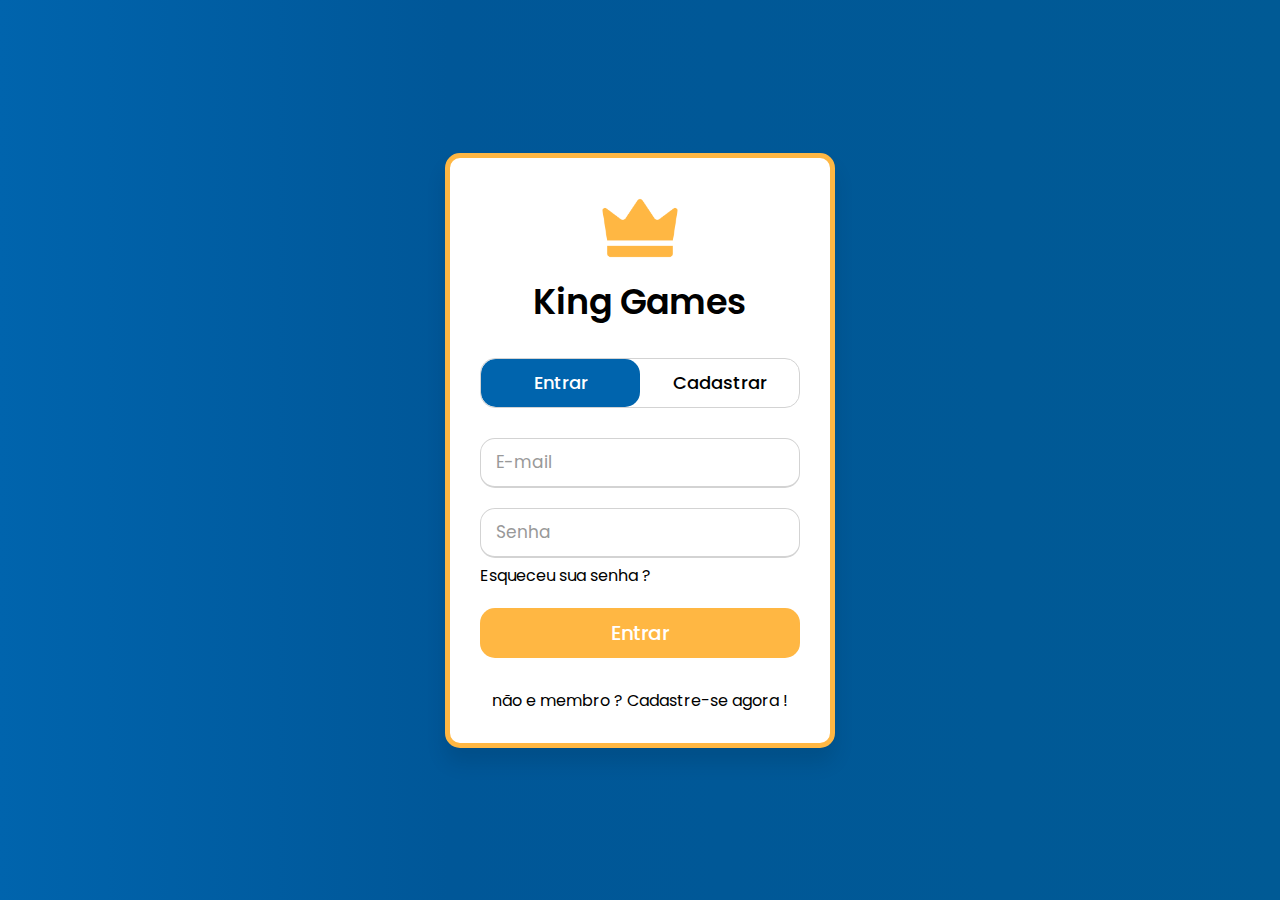
<file: index.html>
<!DOCTYPE html>
<html lang="pt-BR">
<head>
    <meta charset="UTF-8">
    <meta http-equiv="X-UA-Compatible" content="IE=edge">
    <meta name="viewport" content="width=device-width, initial-scale=1.0">
    <link rel="stylesheet" href="/css/login.css">
    <link rel="shortcut icon" href="/img/crown.png" type="image/x-icon">
    <title>King Games Login</title>
</head>
<body>

    <div class="wrapper">
        <img src="/img/crown.png" alt="">
        <div class="title-text">
          <div class="title login">King Games</div>
          <div class="title signup">King Games</div>
        </div>
        <div class="form-container">
          <div class="slide-controls">
            <input type="radio" name="slide" id="login" checked>
            <input type="radio" name="slide" id="signup">
            <label for="login" class="slide login">Entrar</label>
            <label for="signup" class="slide signup">Cadastrar</label>
            <div class="slider-tab"></div>
          </div>
          <div class="form-inner">
            <form action="/pages/home.html" class="login">
              <div class="field">
                <input type="text" placeholder="E-mail" required>
              </div>
              <div class="field">
                <input type="password" placeholder="Senha" required>
              </div>
              <div class="pass-link"><a href="#">Esqueceu sua senha ?</a></div>
              <div class="field btn">
                <div class="btn-layer"></div>
                <a href="/pages/home.html"><input id="btn-entrar" type="submit" value="Entrar"></a>
              </div>
              <div class="signup-link">não e membro ? <a href="">Cadastre-se agora !</a></div>
            </form>
            <form action="#" class="signup">
              <div class="field">
                <input type="text" placeholder="E-mail" required>
              </div>
              <div class="field">
                <input type="password" placeholder="Senha" required>
              </div>
              <div class="field">
                <input type="password" placeholder="Confirme a Senha" required>
              </div>
              <div class="field btn">
                <div class="btn-layer"></div>
                <input id="btn-cadastrar" type="submit" value="Cadastre-se">
              </div>
            </form>
          </div>
        </div>
      </div>
    <script src="/js/login.js"></script>
</body>
</html>
</file>
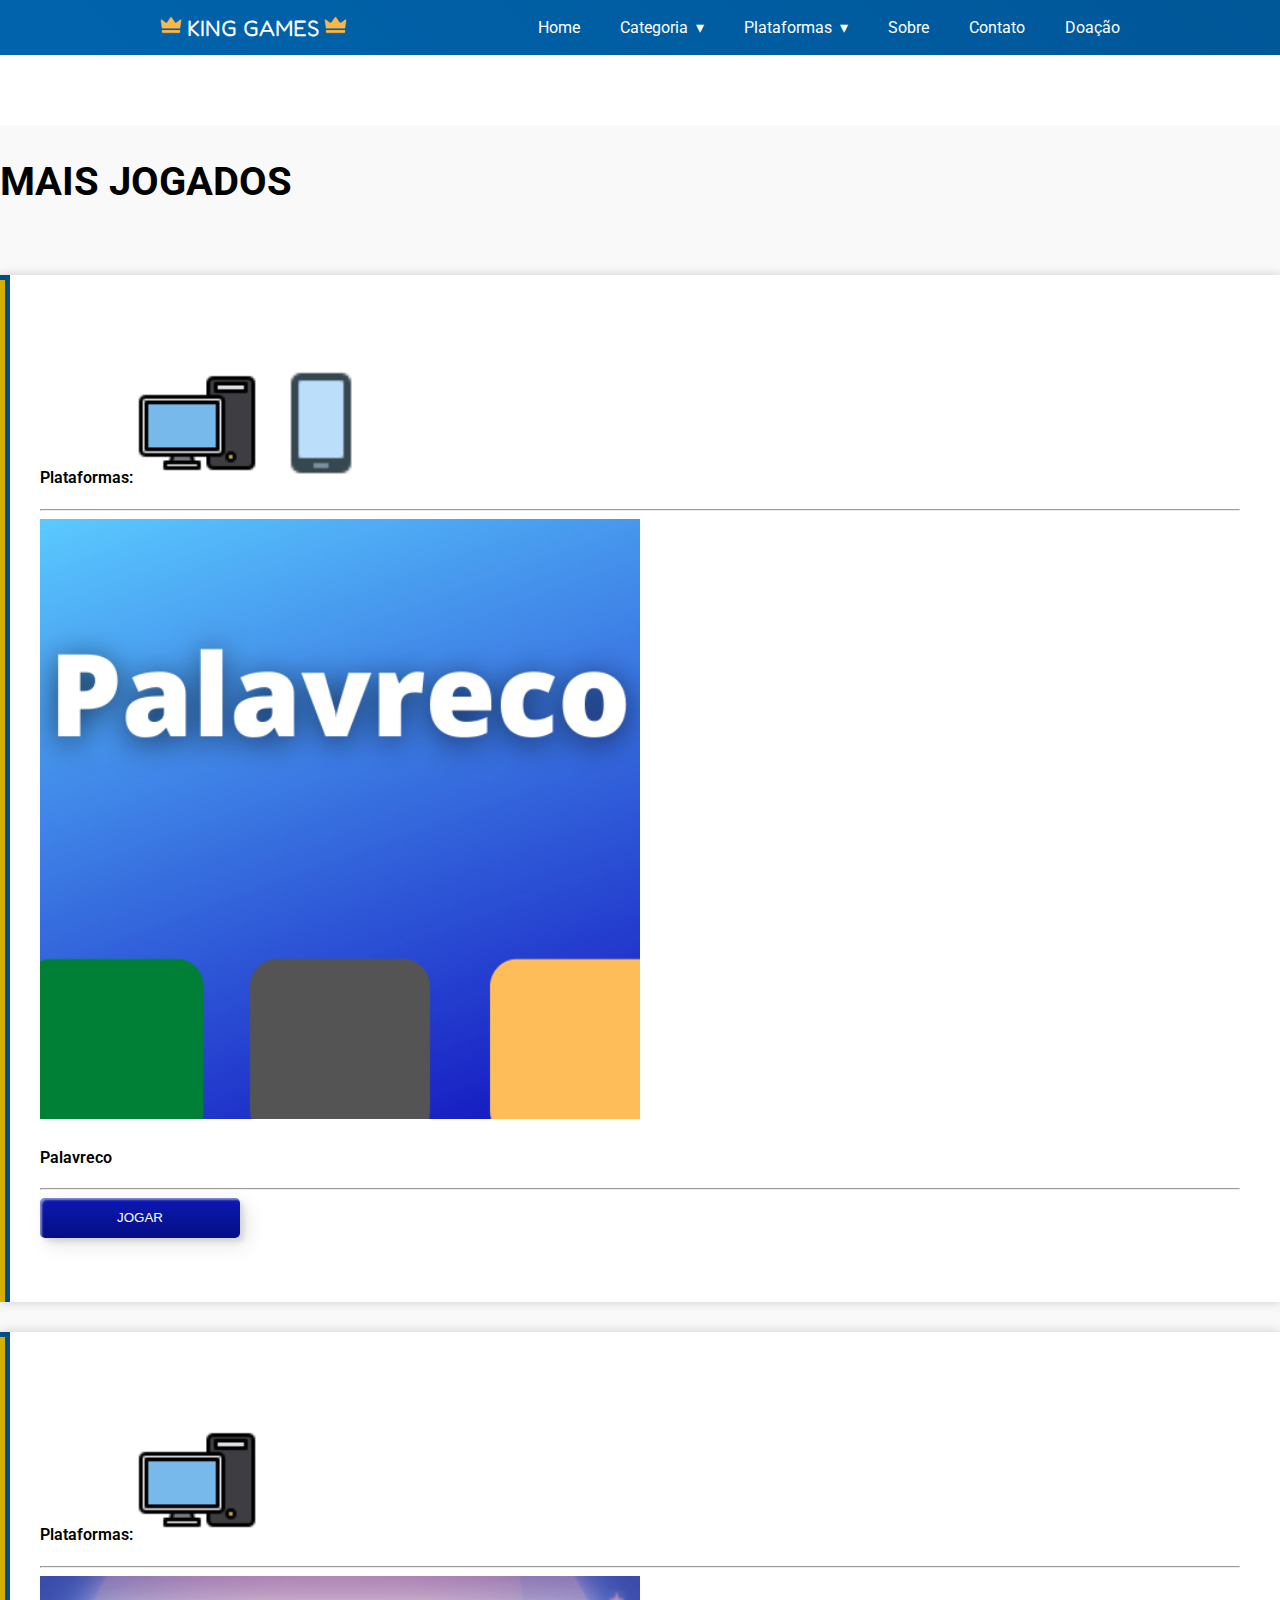
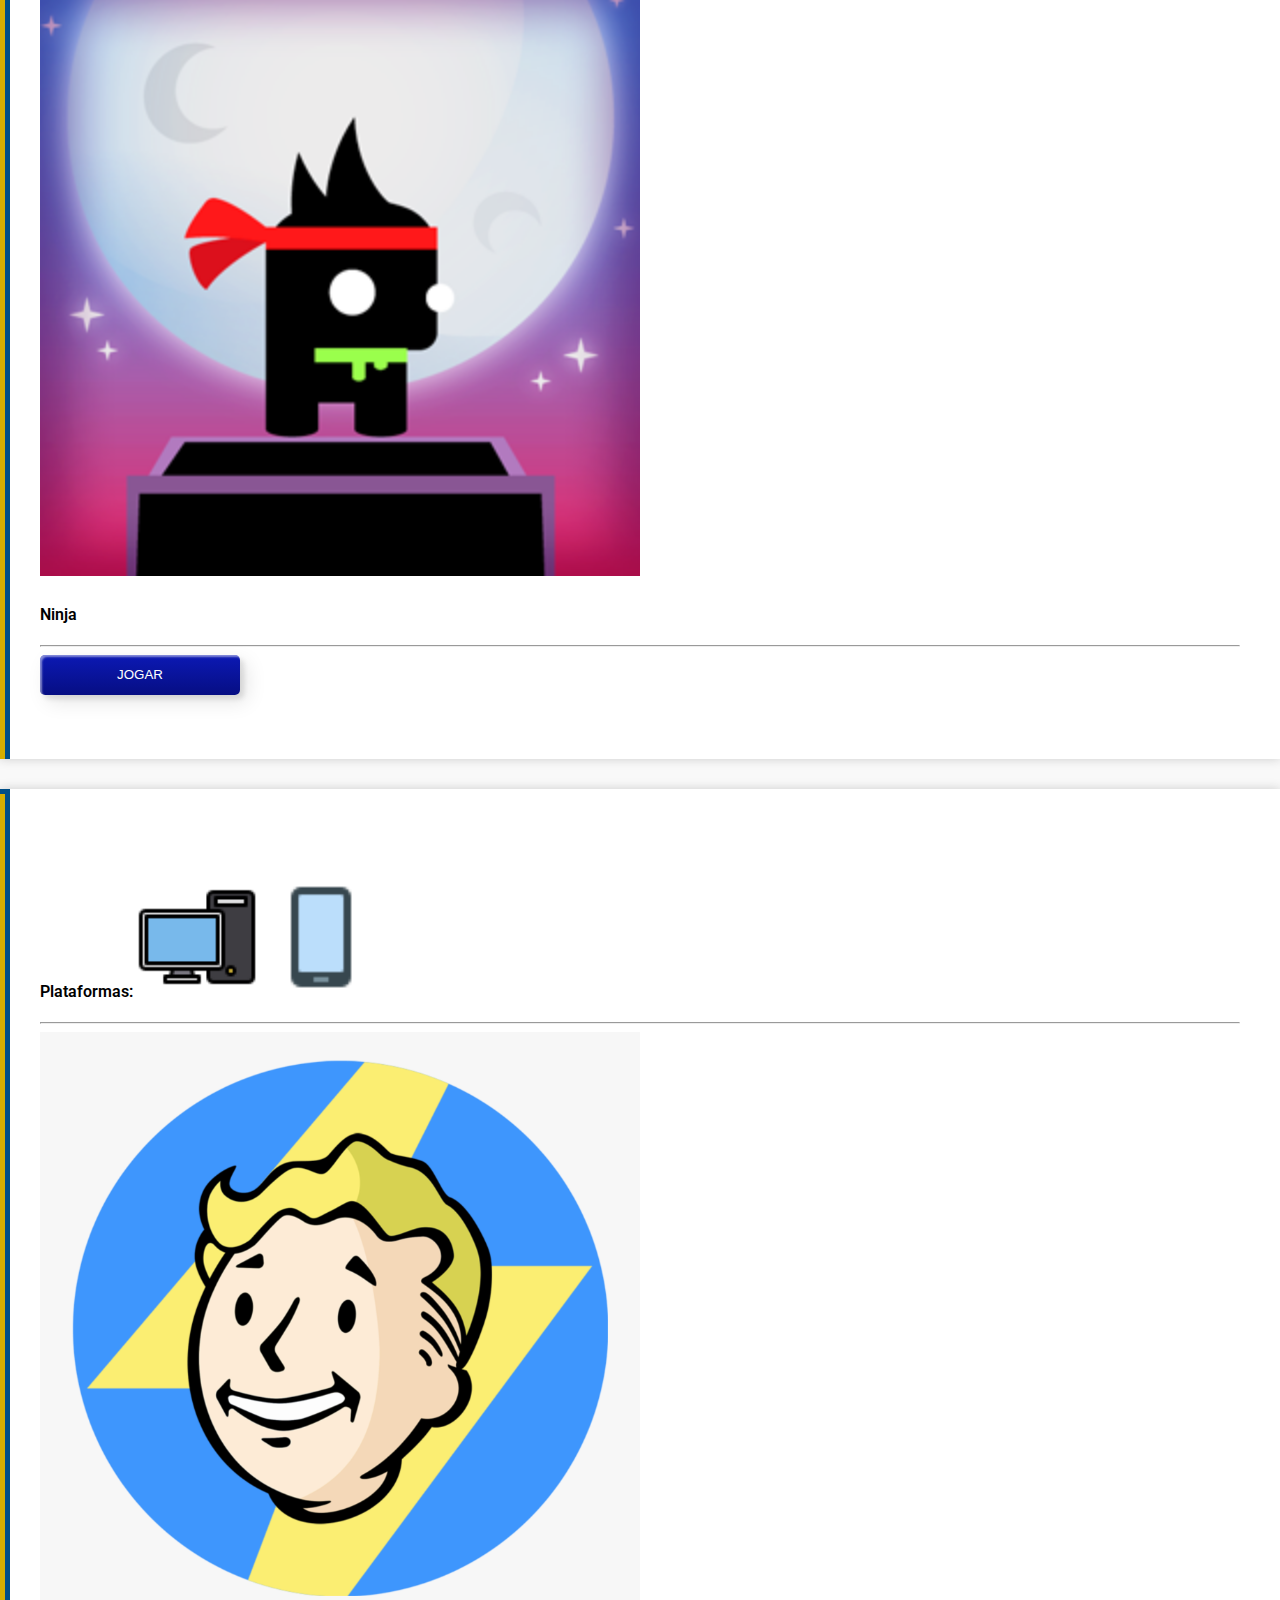
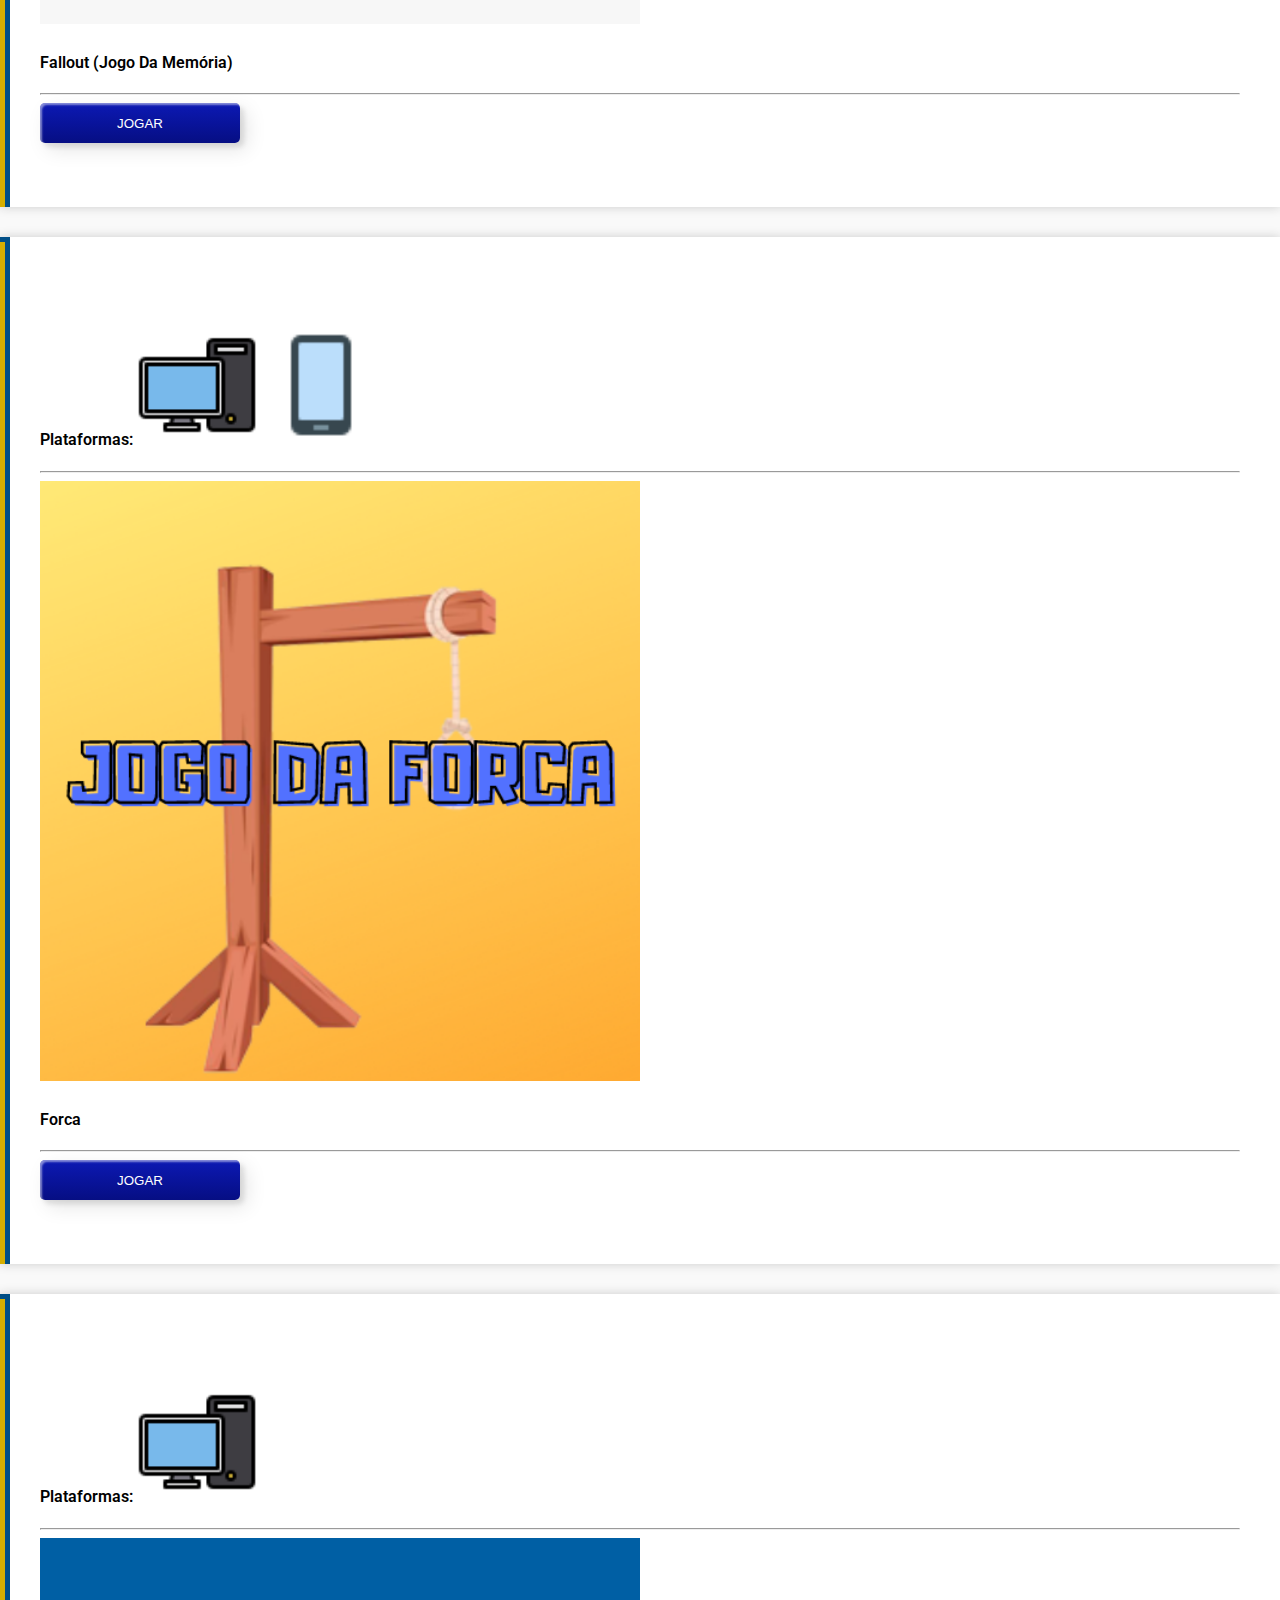
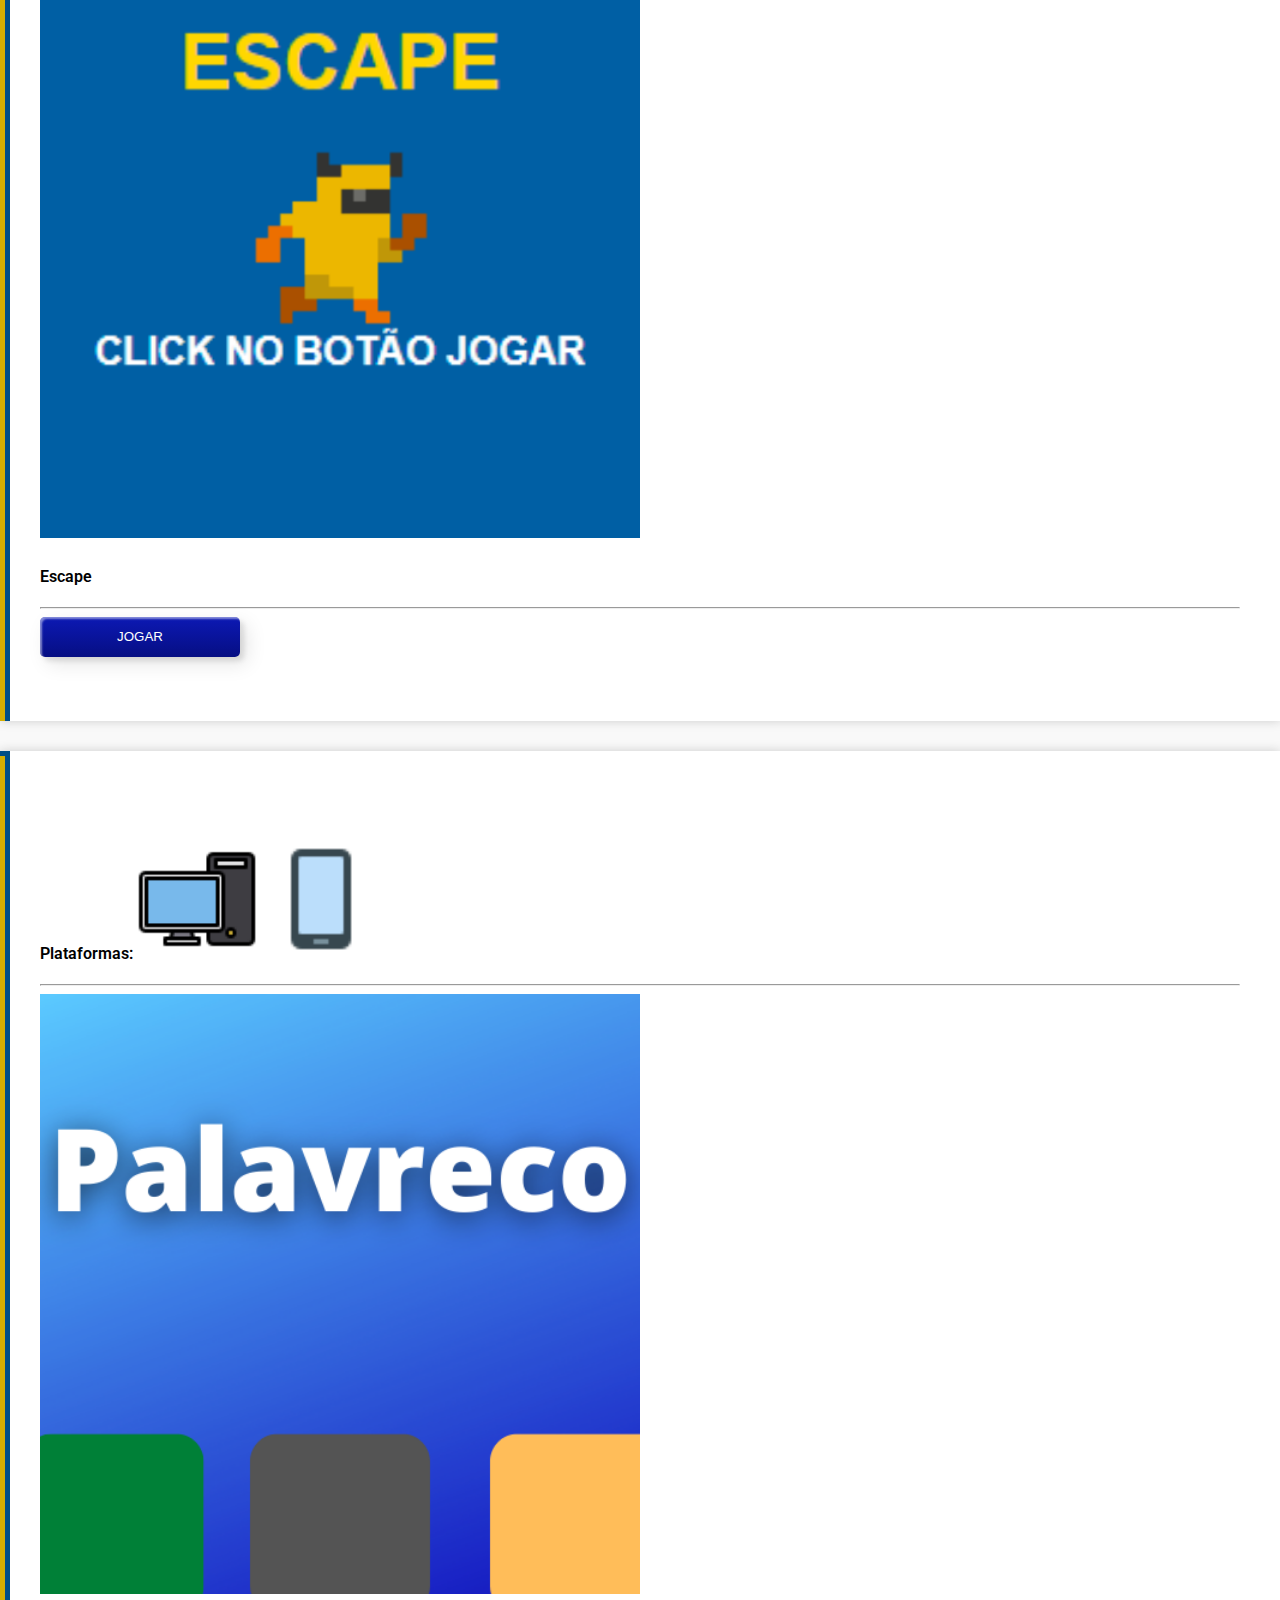
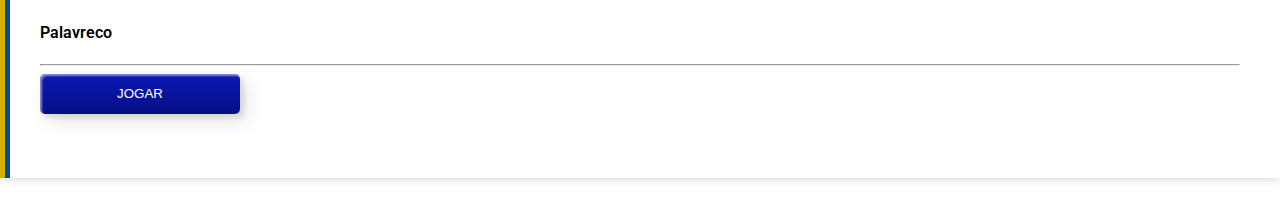
<file: pages/home.html>
<!DOCTYPE html>
<html lang="pt-BR">
<head>
    <meta charset="UTF-8">
    <meta http-equiv="X-UA-Compatible" content="IE=edge">
    <meta name="viewport" content="width=device-width, initial-scale=1.0">
    <link rel="stylesheet" href="/css/home.css">
    <link rel="shortcut icon" href="/img/crown.png" type="image/x-icon">
    <!-- CSS only -->
    <link href="https://cdn.jsdelivr.net/npm/bootstrap@5.2.1/dist/css/bootstrap.min.css" rel="stylesheet" integrity="sha384-iYQeCzEYFbKjA/T2uDLTpkwGzCiq6soy8tYaI1GyVh/UjpbCx/TYkiZhlZB6+fzT" crossorigin="anonymous">
    <!-- JavaScript Bundle with Popper -->
    <script src="https://cdn.jsdelivr.net/npm/bootstrap@5.2.1/dist/js/bootstrap.bundle.min.js" integrity="sha384-u1OknCvxWvY5kfmNBILK2hRnQC3Pr17a+RTT6rIHI7NnikvbZlHgTPOOmMi466C8" crossorigin="anonymous"></script>
    <script src="https://code.jquery.com/jquery-3.6.1.min.js" integrity="sha256-o88AwQnZB+VDvE9tvIXrMQaPlFFSUTR+nldQm1LuPXQ=" crossorigin="anonymous"></script>
    <title>Home</title>
</head>
<body>

    <section class="navigation">
        <div class="nav-container">
          <div class="brand">
            <i><img src="/img/crown.png" alt="" style="width: 2%;"></i>
            <a href="/pages/home.html" id="title-nav">King Games</a>
            <i><img src="/img/crown.png" alt="" style="width: 2%;"></i>
          </div>
          <nav>
            <div class="nav-mobile"><a id="navbar-toggle" href="#!"><span></span></a></div>
            <ul class="nav-list">
              <li>
                <a href="/pages/home.html">Home</a>
              </li>
              <li>
                <a href="#!">Categoria</a>
                <ul class="navbar-dropdown">
                  <li>
                    <a href="#!">Em breve</a>
                  </li>
                  <li>
                    <a href="#!">Em breve</a>
                  </li>
                  <li>
                    <a href="#!">Em breve</a>
                  </li>
                </ul>
              </li>
              <li>
                <a href="#!">Plataformas</a>
                <ul class="navbar-dropdown">
                  <li>
                    <a href="/pages/plataforma/pc.html">Computador</a>
                  </li>
                  <li>
                    <a href="/pages/plataforma/celular.html">Celular</a>
                  </li>
                </ul>
              </li>
              <li>
                <a href="/pages/social/sobre.html">Sobre</a>
              </li>
              <li>
                <a href="/pages/social/contato.html">Contato</a>
              </li>
              <li>
                <a href="/pages/social/contato.html">Doação</a>
              </li>
            </ul>
          </nav>
        </div>
      </section>

    
      <section class="we-offer-area text-center bg-gray" style="margin-top: 75px;">
        <div class="container">
            <div class="row">
                <div class="col-md-12">
                    <div class="site-heading text-center">
                        <h2 style="font-size: 2.5rem;">Mais Jogados</h2>
                    </div>
                </div>
            </div>
                <div class="row our-offer-items less-carousel">
                    <!-- Single Item -->
                    <div class="col-md-4 col-sm-6 equal-height">
                        <div class="item">
                            <h4>Plataformas: <img src="/img/plataformas/pc.png" alt="" style="width: 10%;"> <img src="/img/plataformas/celular.png" alt="" style="width: 10%;"></h4>
                            <hr>
                            <img src="/img/Palavreco.png" alt="" style="width: 50%;">
                            <h4 style="margin-top: 25px;">Palavreco</h4>
                            <hr>
                            <a href="/pages/jogos/palavreco.html"><button class="custom-btn btn-1">JOGAR</button></a>
                        </div>
                    </div>
                    <!-- End Single Item -->

                    <!-- Single Item -->
                    <div class="col-md-4 col-sm-6 equal-height">
                      <div class="item">
                        <h4>Plataformas: <img src="/img/plataformas/pc.png" alt="" style="width: 10%;"></h4>
                        <hr>
                        <img src="/img/jogos/Ninja.png" alt="" style="width: 50%;">
                        <h4 style="margin-top: 25px;">Ninja</h4>
                        <hr>
                        <a href="/pages/jogos/ninja.html"><button class="custom-btn btn-1">JOGAR</button></a>
                      </div>
                    </div>
                    <!-- End Single Item -->

                    <!-- Single Item -->
                    <div class="col-md-4 col-sm-6 equal-height">
                      <div class="item">
                        <h4>Plataformas: <img src="/img/plataformas/pc.png" alt="" style="width: 10%;"> <img src="/img/plataformas/celular.png" alt="" style="width: 10%;"></h4>
                        <hr>
                        <img src="/img/jogos/fallout.png" alt="" style="width: 50%;">
                        <h4 style="margin-top: 25px;">Fallout (Jogo da memória)</h4>
                        <hr>
                        <a href="/pages/jogos/fallout.html"><button class="custom-btn btn-1">JOGAR</button></a>
                      </div>
                    </div>
                    <!-- End Single Item -->

                    <!-- Single Item -->
                    <div class="col-md-4 col-sm-6 equal-height">
                      <div class="item">
                        <h4>Plataformas: <img src="/img/plataformas/pc.png" alt="" style="width: 10%;"> <img src="/img/plataformas/celular.png" alt="" style="width: 10%;"></h4>
                        <hr>
                        <img src="/img/jogos/forca.png" alt="" style="width: 50%;">
                        <h4 style="margin-top: 25px;">Forca</h4>
                        <hr>
                        <a href="/pages/jogos/jogoDaForca-master/forca.html"><button class="custom-btn btn-1">JOGAR</button></a>
                      </div>
                    </div>
                    <!-- End Single Item -->

                    <!-- Single Item -->
                    <div class="col-md-4 col-sm-6 equal-height">
                      <div class="item">
                        <h4>Plataformas: <img src="/img/plataformas/pc.png" alt="" style="width: 10%;"></h4>
                        <hr>
                        <img src="/img/jogos/scape.png" alt="" style="width: 50%;">
                        <h4 style="margin-top: 25px;">Escape</h4>
                        <hr>
                        <a href="/pages/jogos/escape.html"><button class="custom-btn btn-1">JOGAR</button></a>
                      </div>
                    </div>
                    <!-- End Single Item -->

                    <!-- Single Item -->
                    <div class="col-md-4 col-sm-6 equal-height">
                      <div class="item">
                        <h4>Plataformas: <img src="/img/plataformas/pc.png" alt="" style="width: 10%;"> <img src="/img/plataformas/celular.png" alt="" style="width: 10%;"></h4>
                        <hr>
                        <img src="/img/Palavreco.png" alt="" style="width: 50%;">
                        <h4 style="margin-top: 25px;">Palavreco</h4>
                        <hr>
                        <a href="/pages/jogos/palavreco.html"><button class="custom-btn btn-1">JOGAR</button></a>
                    </div>
                    </div>
                    <!-- End Single Item -->
                </div>
        </div>
    </section>
          

      <script src="/js/home.js"></script>
</body>
</html>
</file>
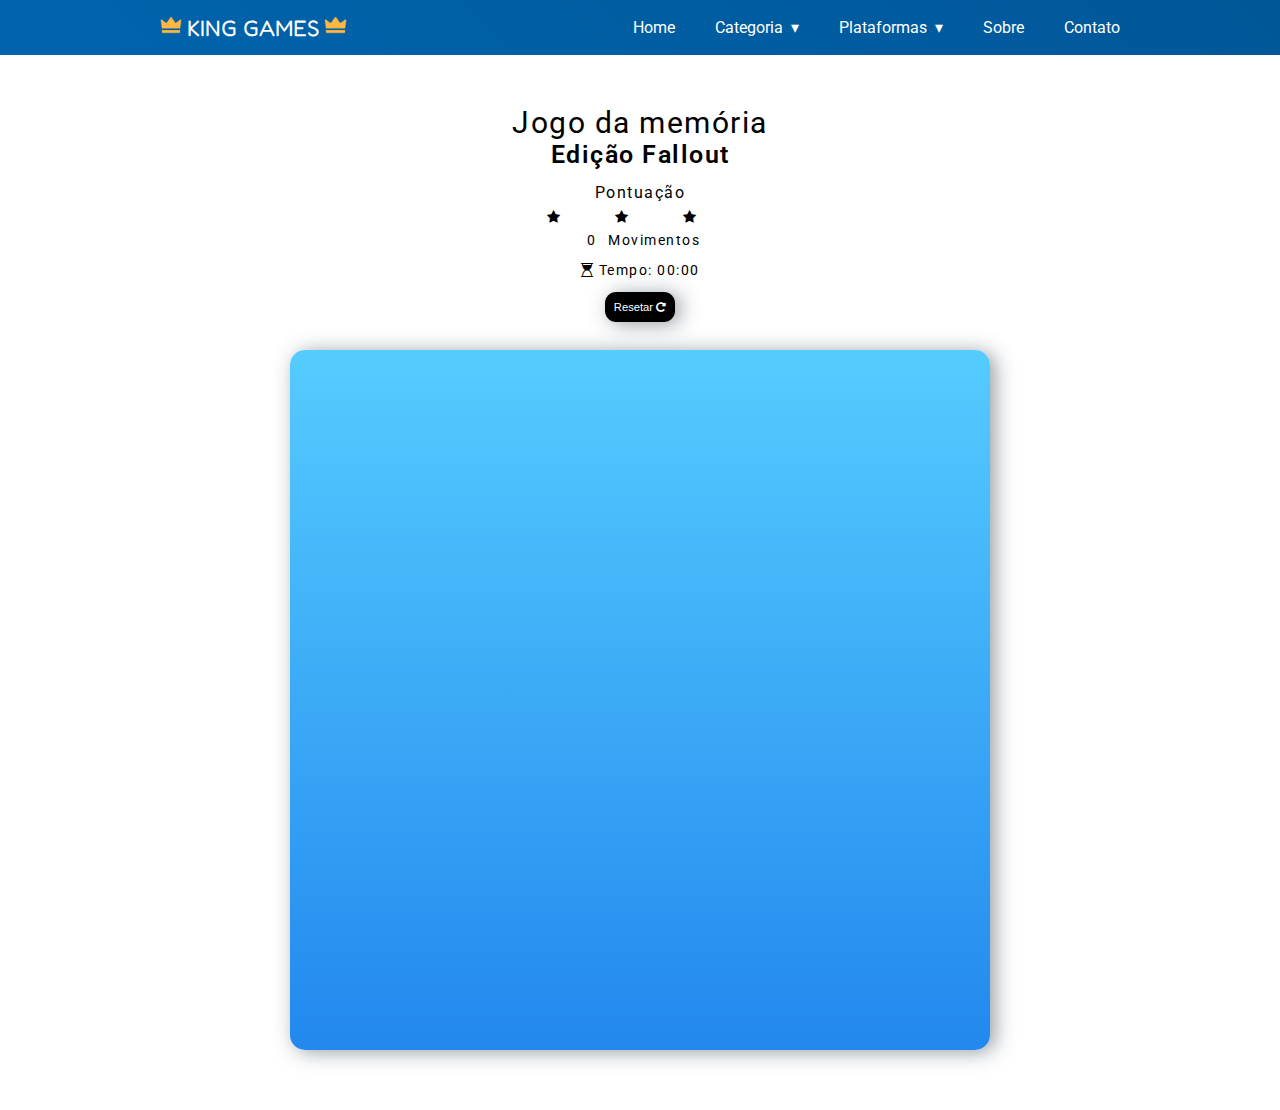
<file: pages/jogos/fallout.html>
<!DOCTYPE html>
<html lang="pt-BR">
<head>
    <meta charset="UTF-8">
    <meta http-equiv="X-UA-Compatible" content="IE=edge">
    <meta name="viewport" content="width=device-width, initial-scale=1.0">
    <link rel="stylesheet" href="/css/jogos/fallout.css">
    <link rel="shortcut icon" href="/img/crown.png" type="image/x-icon">
    <!-- CSS only -->
    <link href="https://cdn.jsdelivr.net/npm/bootstrap@5.2.1/dist/css/bootstrap.min.css" rel="stylesheet" integrity="sha384-iYQeCzEYFbKjA/T2uDLTpkwGzCiq6soy8tYaI1GyVh/UjpbCx/TYkiZhlZB6+fzT" crossorigin="anonymous">
    <!-- JavaScript Bundle with Popper -->
    <script src="https://cdn.jsdelivr.net/npm/bootstrap@5.2.1/dist/js/bootstrap.bundle.min.js" integrity="sha384-u1OknCvxWvY5kfmNBILK2hRnQC3Pr17a+RTT6rIHI7NnikvbZlHgTPOOmMi466C8" crossorigin="anonymous"></script>
    <script src="https://code.jquery.com/jquery-3.6.1.min.js" integrity="sha256-o88AwQnZB+VDvE9tvIXrMQaPlFFSUTR+nldQm1LuPXQ=" crossorigin="anonymous"></script>
    <link rel="stylesheet prefetch" href="https://maxcdn.bootstrapcdn.com/font-awesome/4.6.1/css/font-awesome.min.css">
    <title>Fallout (Jogo da memória)</title>
</head>
<body>

   
  <section class="navigation">
    <div class="nav-container">
      <div class="brand">
        <i><img src="/img/crown.png" alt="" style="width: 2%;"></i>
        <a href="/pages/home.html" id="title-nav">King Games</a>
        <i><img src="/img/crown.png" alt="" style="width: 2%;"></i>
      </div>
      <nav>
        <div class="nav-mobile"><a id="navbar-toggle" href="#!"><span></span></a></div>
        <ul class="nav-list">
          <li>
            <a href="/pages/home.html">Home</a>
          </li>
          <li>
            <a href="#!">Categoria</a>
            <ul class="navbar-dropdown">
              <li>
                <a href="#!">Em breve</a>
              </li>
              <li>
                <a href="#!">Em breve</a>
              </li>
              <li>
                <a href="#!">Em breve</a>
              </li>
            </ul>
          </li>
          <li>
            <a href="#!">Plataformas</a>
            <ul class="navbar-dropdown">
              <li>
                <a href="/pages/plataforma/pc.html">Computador</a>
              </li>
              <li>
                <a href="/pages/plataforma/celular.html">Celular</a>
              </li>
            </ul>
          </li>
          <li>
            <a href="/pages/social/sobre.html">Sobre</a>
          </li>
          <li>
            <a href="/pages/social/contato.html">Contato</a>
          </li>
        </ul>
      </nav>
    </div>
  </section>



  <div class="container">
    <header class="header">
      <h1 class="title">Jogo da memória</h1>
      <h2>Edição Fallout</h2>
    </header>
  
    <section class="score-panel">
      <h3>Pontuação</h3>
      <ul id="star-rating" class="star-rating">
        <li class="star"><i class="fa fa-star"></i></li>
        <li class="star"><i class="fa fa-star"></i></li>
        <li class="star"><i class="fa fa-star"></i></li>
      </ul>
      <span class="moves-counter">0</span> Movimentos
      <div class="timer-container">
        <span class="timer"><i class="fa fa-hourglass-start"></i> Tempo: 00:00</span>
      </div>
      <div class="reset">
        <button class="btn reset-btn">Resetar <i class="fa fa-repeat"></i></button>
      </div>
    </section>
  
    <!-- Modal -->
    <section class="win-game-modal">
      <div id="modal" class="modal">
        <!-- Modal content -->
        <div class="modal-content">
          <span class="close">&times;</span>
          <h2>Parabéns!</h2>
          <p>Você ganhou o jogo e encontrou todos os 8 pares de cartas.</p>
          <button class="btn play-again-btn">Jogar novamente ?</button>
        </div>
      </div>
    </section>
  
    <ul class="deck"></ul>
  </div>
  


      <script src="/js/jogos/fallout.js"></script>

</body>
</html>
</file>
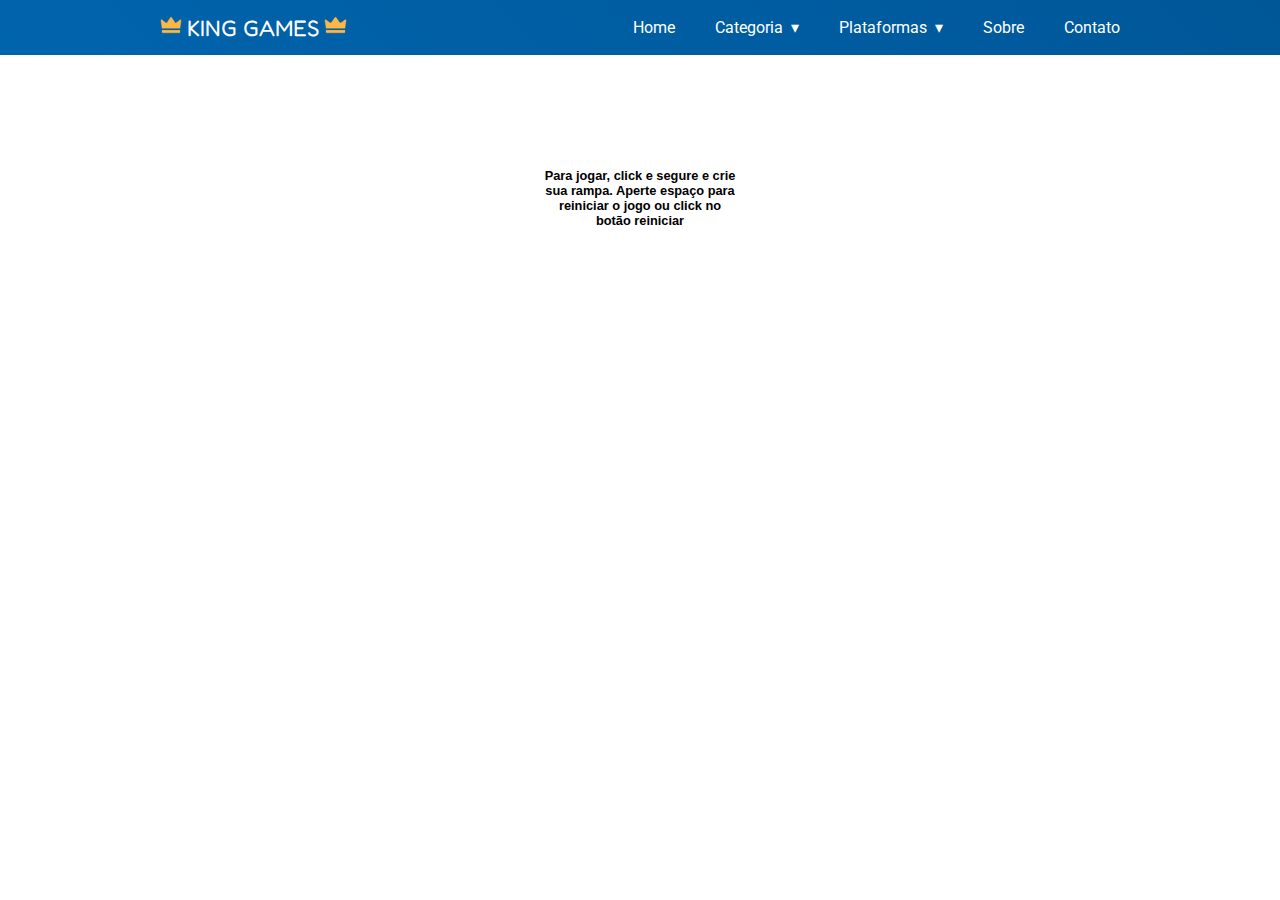
<file: pages/jogos/ninja.html>
<!DOCTYPE html>
<html lang="pt-BR">
<head>
    <meta charset="UTF-8">
    <meta http-equiv="X-UA-Compatible" content="IE=edge">
    <meta name="viewport" content="width=device-width, initial-scale=1.0">
    <link rel="stylesheet" href="/css/jogos/ninja.css">
    <link rel="shortcut icon" href="/img/crown.png" type="image/x-icon">
    <!-- CSS only -->
    <link href="https://cdn.jsdelivr.net/npm/bootstrap@5.2.1/dist/css/bootstrap.min.css" rel="stylesheet" integrity="sha384-iYQeCzEYFbKjA/T2uDLTpkwGzCiq6soy8tYaI1GyVh/UjpbCx/TYkiZhlZB6+fzT" crossorigin="anonymous">
    <!-- JavaScript Bundle with Popper -->
    <script src="https://cdn.jsdelivr.net/npm/bootstrap@5.2.1/dist/js/bootstrap.bundle.min.js" integrity="sha384-u1OknCvxWvY5kfmNBILK2hRnQC3Pr17a+RTT6rIHI7NnikvbZlHgTPOOmMi466C8" crossorigin="anonymous"></script>
    <script src="https://code.jquery.com/jquery-3.6.1.min.js" integrity="sha256-o88AwQnZB+VDvE9tvIXrMQaPlFFSUTR+nldQm1LuPXQ=" crossorigin="anonymous"></script>
    <title>Ninja</title>
</head>
<body>
    



    <section class="navigation">
        <div class="nav-container">
          <div class="brand">
            <i><img src="/img/crown.png" alt="" style="width: 2%;"></i>
            <a href="/pages/home.html" id="title-nav">King Games</a>
            <i><img src="/img/crown.png" alt="" style="width: 2%;"></i>
          </div>
          <nav>
            <div class="nav-mobile"><a id="navbar-toggle" href="#!"><span></span></a></div>
            <ul class="nav-list">
              <li>
                <a href="/pages/home.html">Home</a>
              </li>
              <li>
                <a href="#!">Categoria</a>
                <ul class="navbar-dropdown">
                  <li>
                    <a href="#!">Em breve</a>
                  </li>
                  <li>
                    <a href="#!">Em breve</a>
                  </li>
                  <li>
                    <a href="#!">Em breve</a>
                  </li>
                </ul>
              </li>
              <li>
                <a href="#!">Plataformas</a>
                <ul class="navbar-dropdown">
                  <li>
                    <a href="/pages/plataforma/pc.html">Computador</a>
                  </li>
                  <li>
                    <a href="/pages/plataforma/celular.html">Celular</a>
                  </li>
                </ul>
              </li>
              <li>
                <a href="/pages/social/sobre.html">Sobre</a>
              </li>
              <li>
                <a href="/pages/social/contato.html">Contato</a>
              </li>
            </ul>
          </nav>
        </div>
      </section>









    <div class="container">
        <div id="score"></div>
        <canvas id="game" width="375" height="375"></canvas>
        <div id="introduction">Para jogar, click e segure e crie sua rampa. Aperte espaço para reiniciar o jogo ou click no botão reiniciar</div>
        <div id="perfect">PONTUAÇÃO DUPLA</div>
        <button id="restart">REINICIAR</button>
      </div>
      

    <script src="/js/jogos/ninja.js"></script>
</body>
</html>
</file>
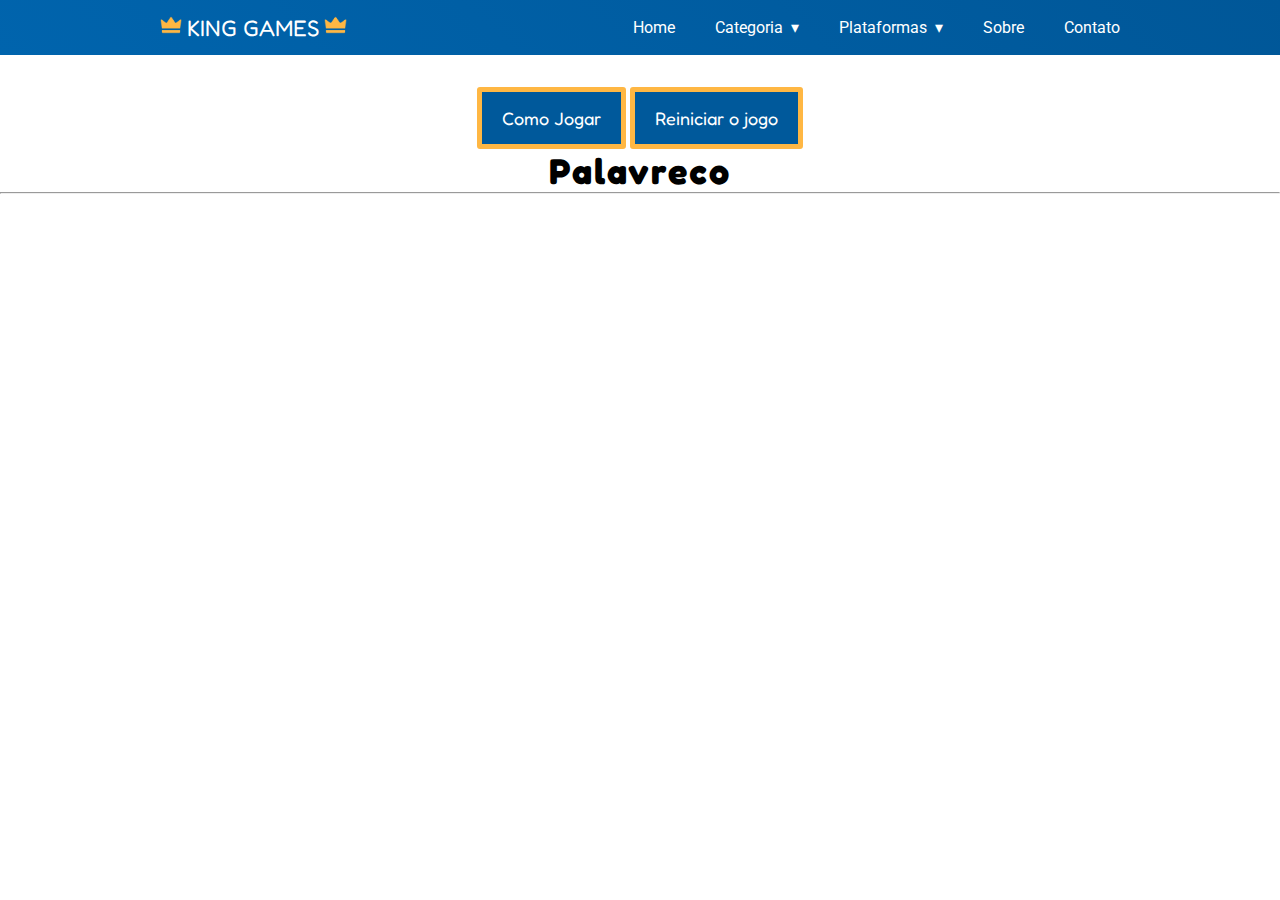
<file: pages/jogos/palavreco.html>
<!DOCTYPE html>
<html lang="pt-BR">
<head>
    <meta charset="UTF-8">
    <meta http-equiv="X-UA-Compatible" content="IE=edge">
    <meta name="viewport" content="width=device-width, initial-scale=1.0">
    <link rel="stylesheet" href="/css/jogos/palavreco.css">
    <link rel="shortcut icon" href="/img/crown.png" type="image/x-icon">
    <script src="https://code.jquery.com/jquery-3.6.1.min.js" integrity="sha256-o88AwQnZB+VDvE9tvIXrMQaPlFFSUTR+nldQm1LuPXQ=" crossorigin="anonymous"></script>
    <title>Palavreco</title>
</head>
<body>

    <section class="navigation">
        <div class="nav-container">
          <div class="brand">
            <i><img src="/img/crown.png" alt="" style="width: 2%;" class="crown"></i>
            <a href="/pages/home.html" id="title-nav">King Games</a>
            <i><img src="/img/crown.png" alt="" style="width: 2%;" class="crown"></i>
          </div>
          <nav>
            <div class="nav-mobile"><a id="navbar-toggle" href="#!"><span></span></a></div>
            <ul class="nav-list">
              <li>
                <a href="/pages/home.html">Home</a>
              </li>
              <li>
                <a href="#!">Categoria</a>
                <ul class="navbar-dropdown">
                  <li>
                    <a href="#!">Em breve</a>
                  </li>
                  <li>
                    <a href="#!">Em breve</a>
                  </li>
                  <li>
                    <a href="#!">Em breve</a>
                  </li>
                </ul>
              </li>
              <li>
                <a href="#!">Plataformas</a>
                <ul class="navbar-dropdown">
                  <li>
                    <a href="/pages/plataforma/pc.html">Computador</a>
                  </li>
                  <li>
                    <a href="/pages/plataforma/celular.html">Celular</a>
                  </li>
                </ul>
              </li>
              <li>
                <a href="/pages/social/sobre.html">Sobre</a>
              </li>
              <li>
                <a href="/pages/social/contato.html">Contato</a>
              </li>
            </ul>
          </nav>
        </div>
      </section>

    <section id="palavreco">

      
<div class="wrap">
  <a href="#modal-one" class="btn btn-big">Como Jogar</a>
  <button id="refresh" class="btn btn-big">Reiniciar o jogo</button>
</div>
 
<!-- Modal -->
<div class="modal" id="modal-one" aria-hidden="true">
  <div class="modal-dialog">
    <div class="modal-header">
      <h1>Descubra a palavra certa em 6 tentativas. Depois de cada tentativa, as peças monstram o quão perto você está da solução.</h1>
      <a href="#" class="btn-close" aria-hidden="true">×</a>
    </div>
    <div class="modal-body">
      <img src="/img/gosta.png" style="width: 100%;">
      <h2>A letra  <img src="/img/g.png">  faz parte da palavra e está na posição correta.</h2>
      

      <img src="/img/gesto.png" style="width: 100%;">
      <h2>A letra  <img src="/img/e.png">  faz parte da palavra mas em outra posição.</h2>
      

      <img src="/img/fecha.png" style="width: 100%;">
      <h2>A letra  <img src="/img/e-preto.png">  não faz parte da palavra.</h2>


      <h3>não tem acentos nas palavras. Exemplo pode existir a palavra (VOCÊS) mas no jogo vai estar (VOCES) por motivos do jogo ser baseado no wordle americano</h3>
      
    </div>
  </div>
</div>
<!-- /Modal -->


        <h1 id="title">Palavreco</h1>
        <hr>
        <br>

        <div id="board">

        </div>


        <br>

        <h1 id="answer"></h1>

    </section>


      <script src="/js/jogos/palavreco.js"></script>
</body>
</html>
</file>
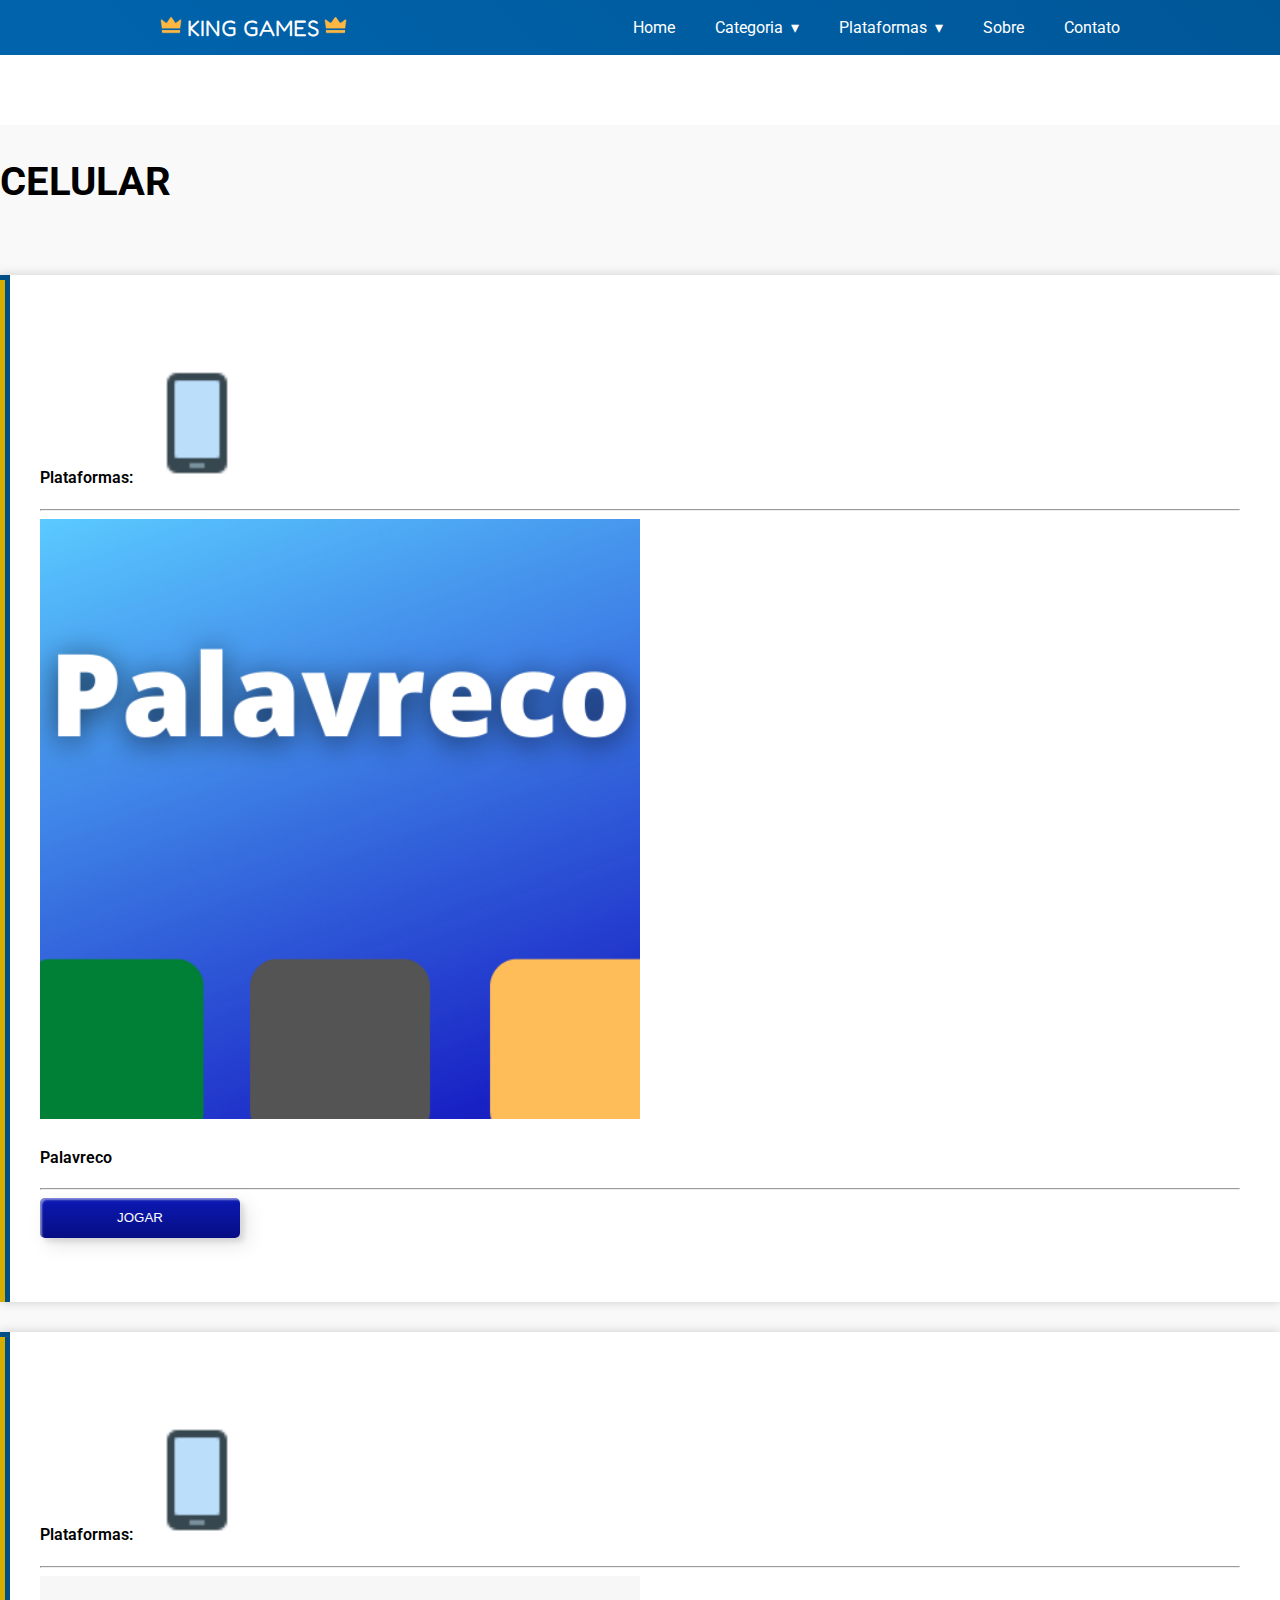
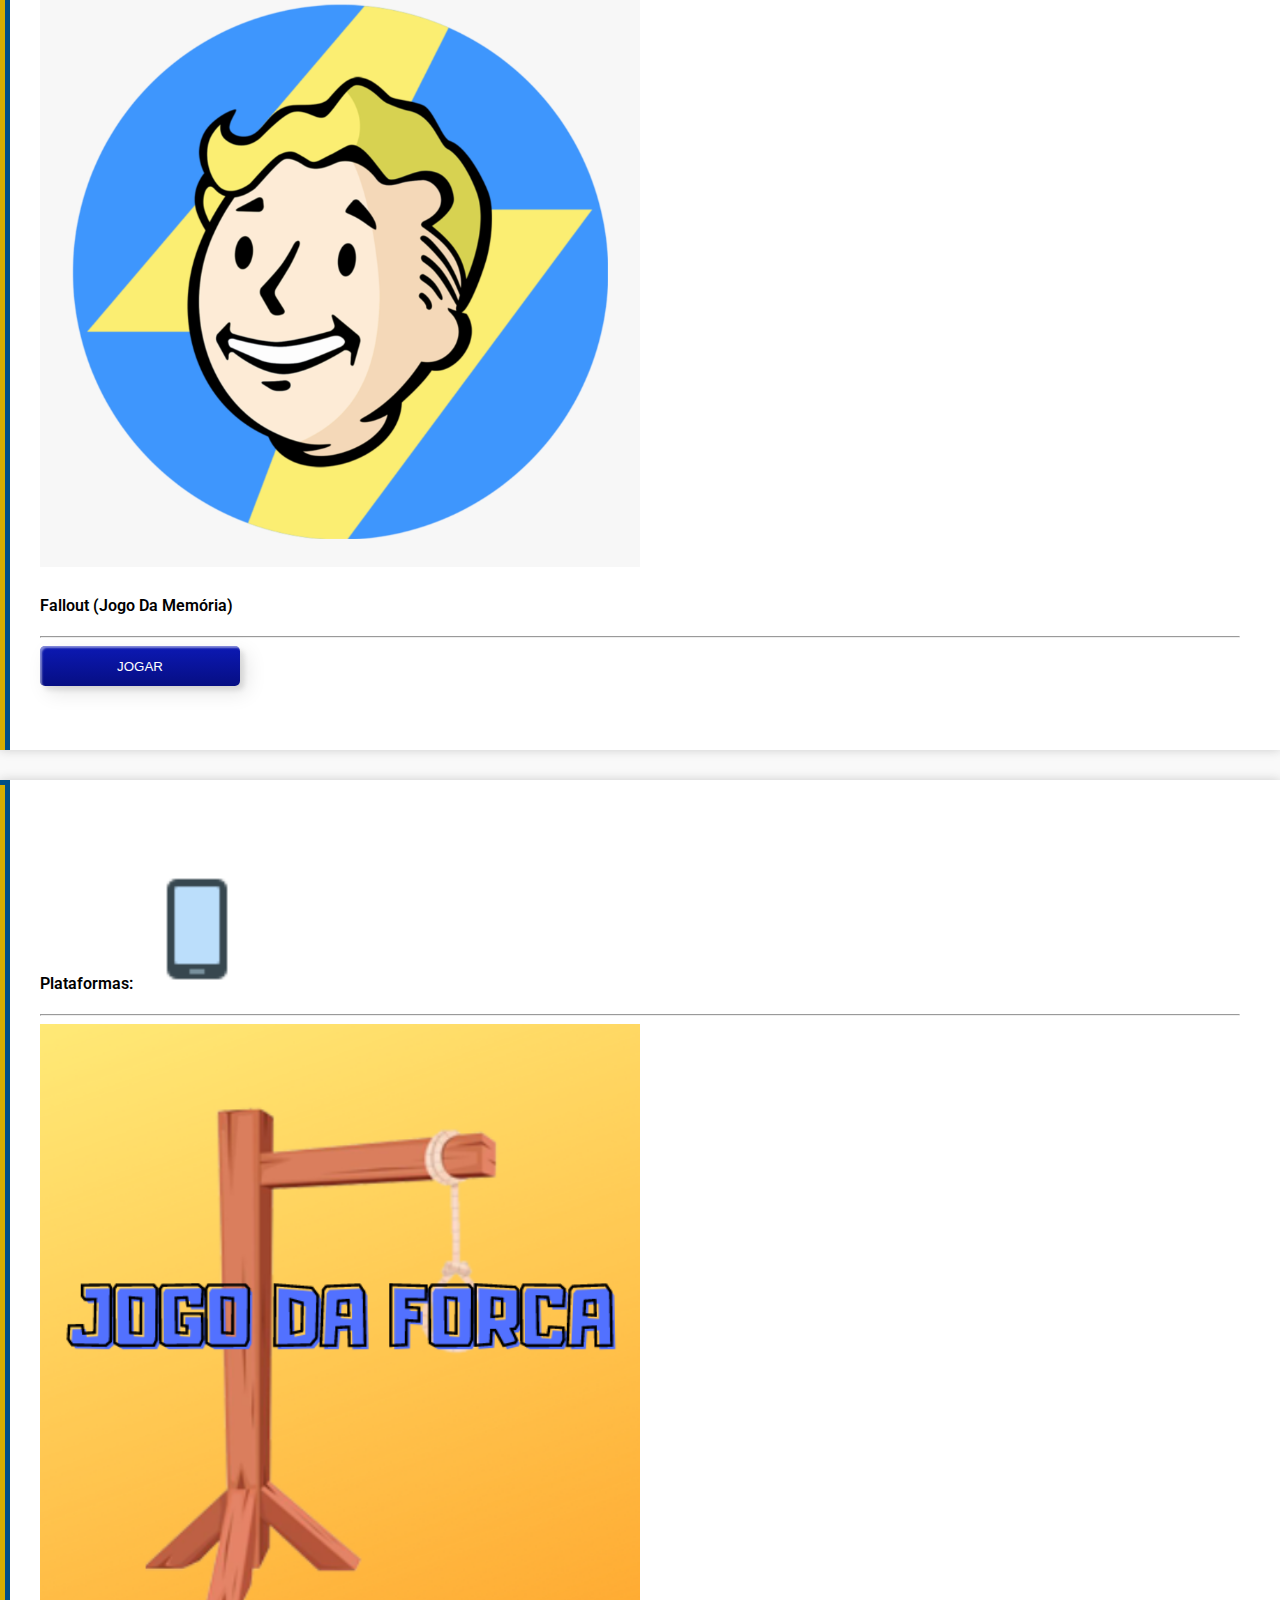
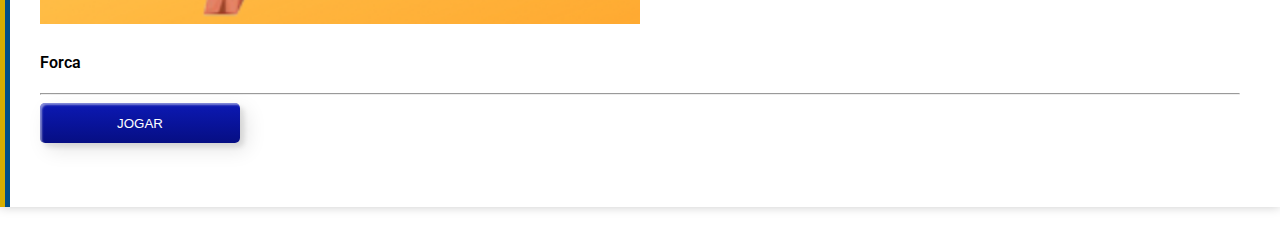
<file: pages/plataforma/celular.html>
<!DOCTYPE html>
<html lang="pt-BR">
<head>
    <meta charset="UTF-8">
    <meta http-equiv="X-UA-Compatible" content="IE=edge">
    <meta name="viewport" content="width=device-width, initial-scale=1.0">
    <link rel="stylesheet" href="/css/home.css">
    <link rel="shortcut icon" href="/img/crown.png" type="image/x-icon">
    <!-- CSS only -->
    <link href="https://cdn.jsdelivr.net/npm/bootstrap@5.2.1/dist/css/bootstrap.min.css" rel="stylesheet" integrity="sha384-iYQeCzEYFbKjA/T2uDLTpkwGzCiq6soy8tYaI1GyVh/UjpbCx/TYkiZhlZB6+fzT" crossorigin="anonymous">
    <!-- JavaScript Bundle with Popper -->
    <script src="https://cdn.jsdelivr.net/npm/bootstrap@5.2.1/dist/js/bootstrap.bundle.min.js" integrity="sha384-u1OknCvxWvY5kfmNBILK2hRnQC3Pr17a+RTT6rIHI7NnikvbZlHgTPOOmMi466C8" crossorigin="anonymous"></script>
    <script src="https://code.jquery.com/jquery-3.6.1.min.js" integrity="sha256-o88AwQnZB+VDvE9tvIXrMQaPlFFSUTR+nldQm1LuPXQ=" crossorigin="anonymous"></script>
    <title>Celular</title>
</head>
<body>

    <section class="navigation">
        <div class="nav-container">
          <div class="brand">
            <i><img src="/img/crown.png" alt="" style="width: 2%;"></i>
            <a href="/pages/home.html" id="title-nav">King Games</a>
            <i><img src="/img/crown.png" alt="" style="width: 2%;"></i>
          </div>
          <nav>
            <div class="nav-mobile"><a id="navbar-toggle" href="#!"><span></span></a></div>
            <ul class="nav-list">
              <li>
                <a href="/pages/home.html">Home</a>
              </li>
              <li>
                <a href="#!">Categoria</a>
                <ul class="navbar-dropdown">
                  <li>
                    <a href="#!">Em breve</a>
                  </li>
                  <li>
                    <a href="#!">Em breve</a>
                  </li>
                  <li>
                    <a href="#!">Em breve</a>
                  </li>
                </ul>
              </li>
              <li>
                <a href="#!">Plataformas</a>
                <ul class="navbar-dropdown">
                  <li>
                    <a href="/pages/plataforma/pc.html">Computador</a>
                  </li>
                  <li>
                    <a href="/pages/plataforma/celular.html">Celular</a>
                  </li>
                </ul>
              </li>
              <li>
                <a href="/pages/social/sobre.html">Sobre</a>
              </li>
              <li>
                <a href="/pages/social/contato.html">Contato</a>
              </li>
            </ul>
          </nav>
        </div>
      </section>

    
      <section class="we-offer-area text-center bg-gray" style="margin-top: 75px;">
        <div class="container">
            <div class="row">
                <div class="col-md-12">
                    <div class="site-heading text-center">
                        <h2 style="font-size: 2.5rem;">Celular</h2>
                    </div>
                </div>
            </div>
                <div class="row our-offer-items less-carousel">
                    <!-- Single Item -->
                    <div class="col-md-4 col-sm-6 equal-height">
                        <div class="item">
                            <h4>Plataformas: <img src="/img/plataformas/celular.png" alt="" style="width: 10%;"></h4>
                            <hr>
                            <img src="/img/Palavreco.png" alt="" style="width: 50%;">
                            <h4 style="margin-top: 25px;">Palavreco</h4>
                            <hr>
                            <a href="/pages/jogos/palavreco.html"><button class="custom-btn btn-1">JOGAR</button></a>
                        </div>
                    </div>
                    <!-- End Single Item -->

                    <!-- Single Item -->
                    <div class="col-md-4 col-sm-6 equal-height">
                        <div class="item">
                            <h4>Plataformas: <img src="/img/plataformas/celular.png" alt="" style="width: 10%;"></h4>
                            <hr>
                            <img src="/img/jogos/fallout.png" alt="" style="width: 50%;">
                            <h4 style="margin-top: 25px;">Fallout (Jogo da memória)</h4>
                            <hr>
                            <a href="/pages/jogos/fallout.html"><button class="custom-btn btn-1">JOGAR</button></a>
                          </div>
                    </div>
                    <!-- End Single Item -->

                    <!-- Single Item -->
                    <div class="col-md-4 col-sm-6 equal-height">
                        <div class="item">
                            <h4>Plataformas: <img src="/img/plataformas/celular.png" alt="" style="width: 10%;"></h4>
                            <hr>
                            <img src="/img/jogos/forca.png" alt="" style="width: 50%;">
                            <h4 style="margin-top: 25px;">Forca</h4>
                            <hr>
                            <a href="/pages/jogos/jogoDaForca-master/forca.html"><button class="custom-btn btn-1">JOGAR</button></a>
                          </div>
                    </div>
                    <!-- End Single Item -->

                    <!-- Single Item -->
                    <div class="col-md-4 col-sm-6 equal-height">

                    </div>
                    <!-- End Single Item -->

                    <!-- Single Item -->
                    <div class="col-md-4 col-sm-6 equal-height">

                    </div>
                    <!-- End Single Item -->

                    <!-- Single Item -->
                    <div class="col-md-4 col-sm-6 equal-height">

                    </div>
                    <!-- End Single Item -->
                </div>
        </div>
    </section>
          

      <script src="/js/home.js"></script>
</body>
</html>
</file>
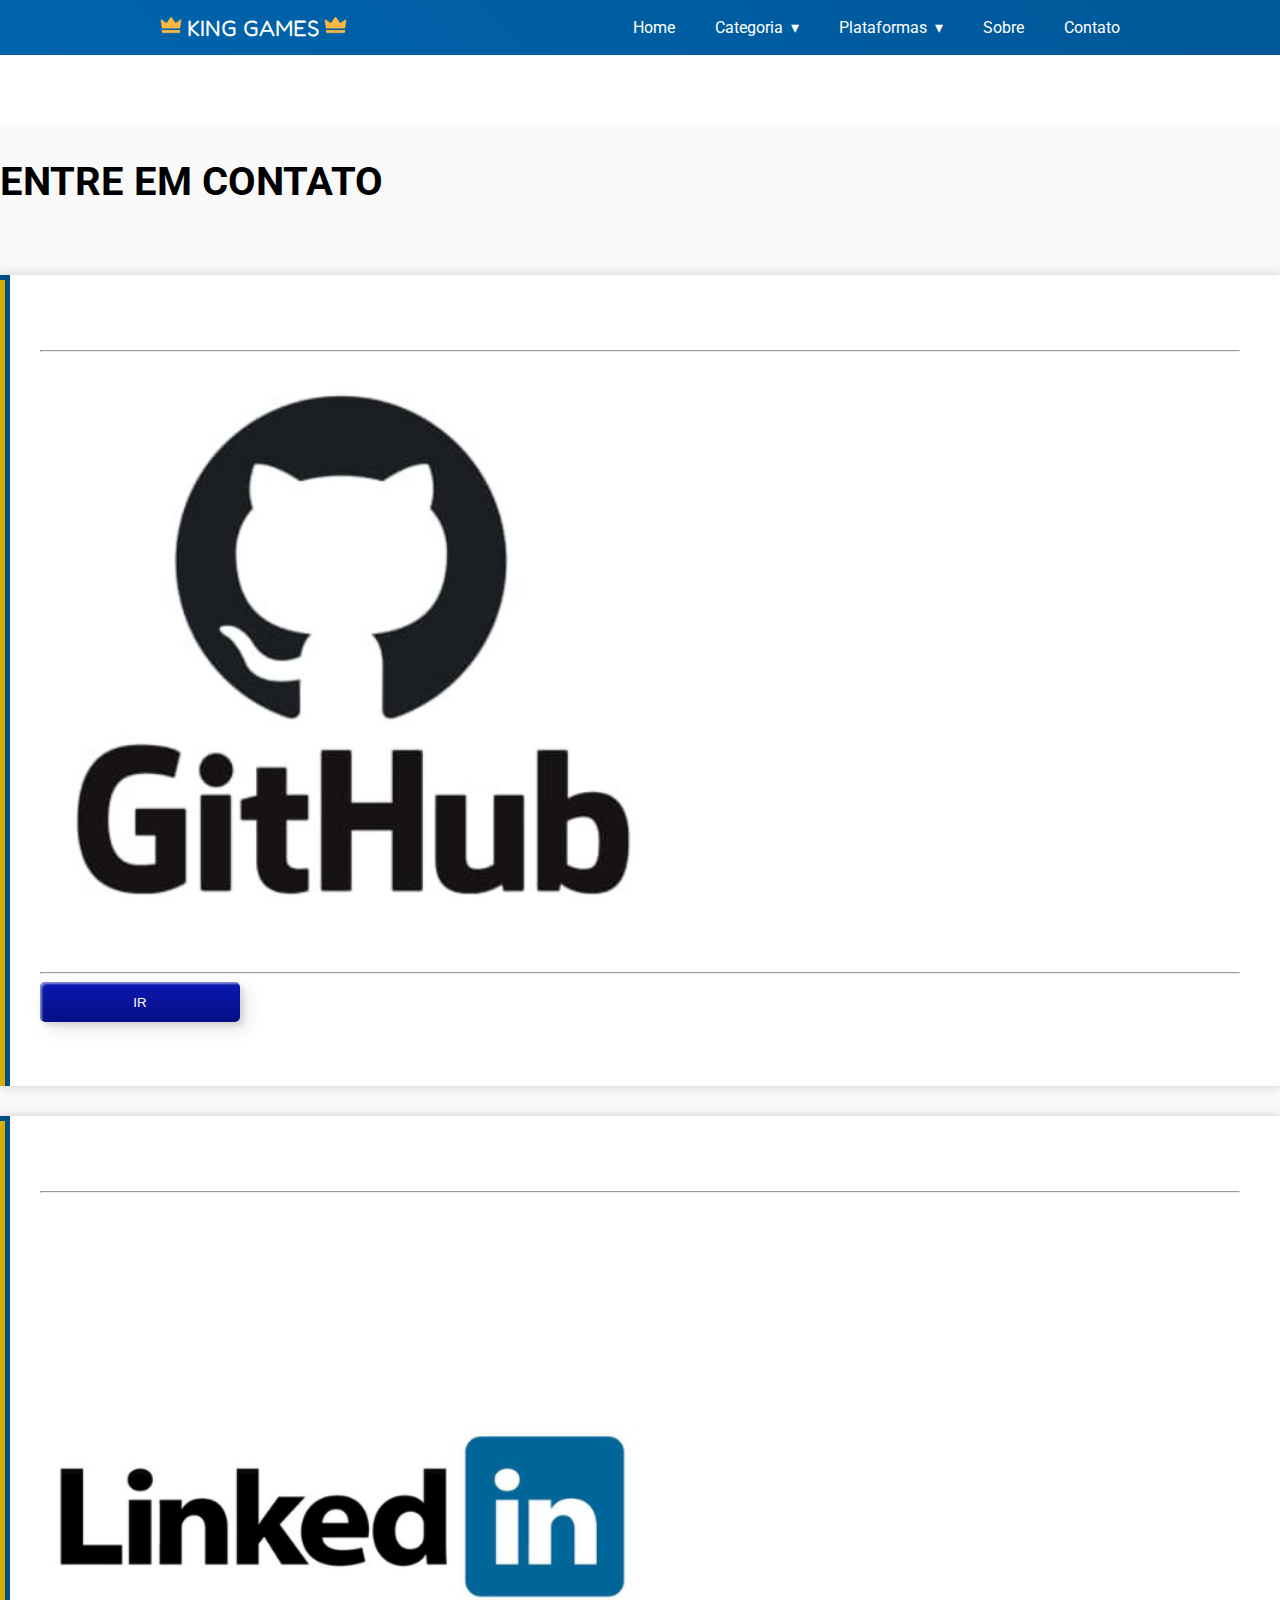
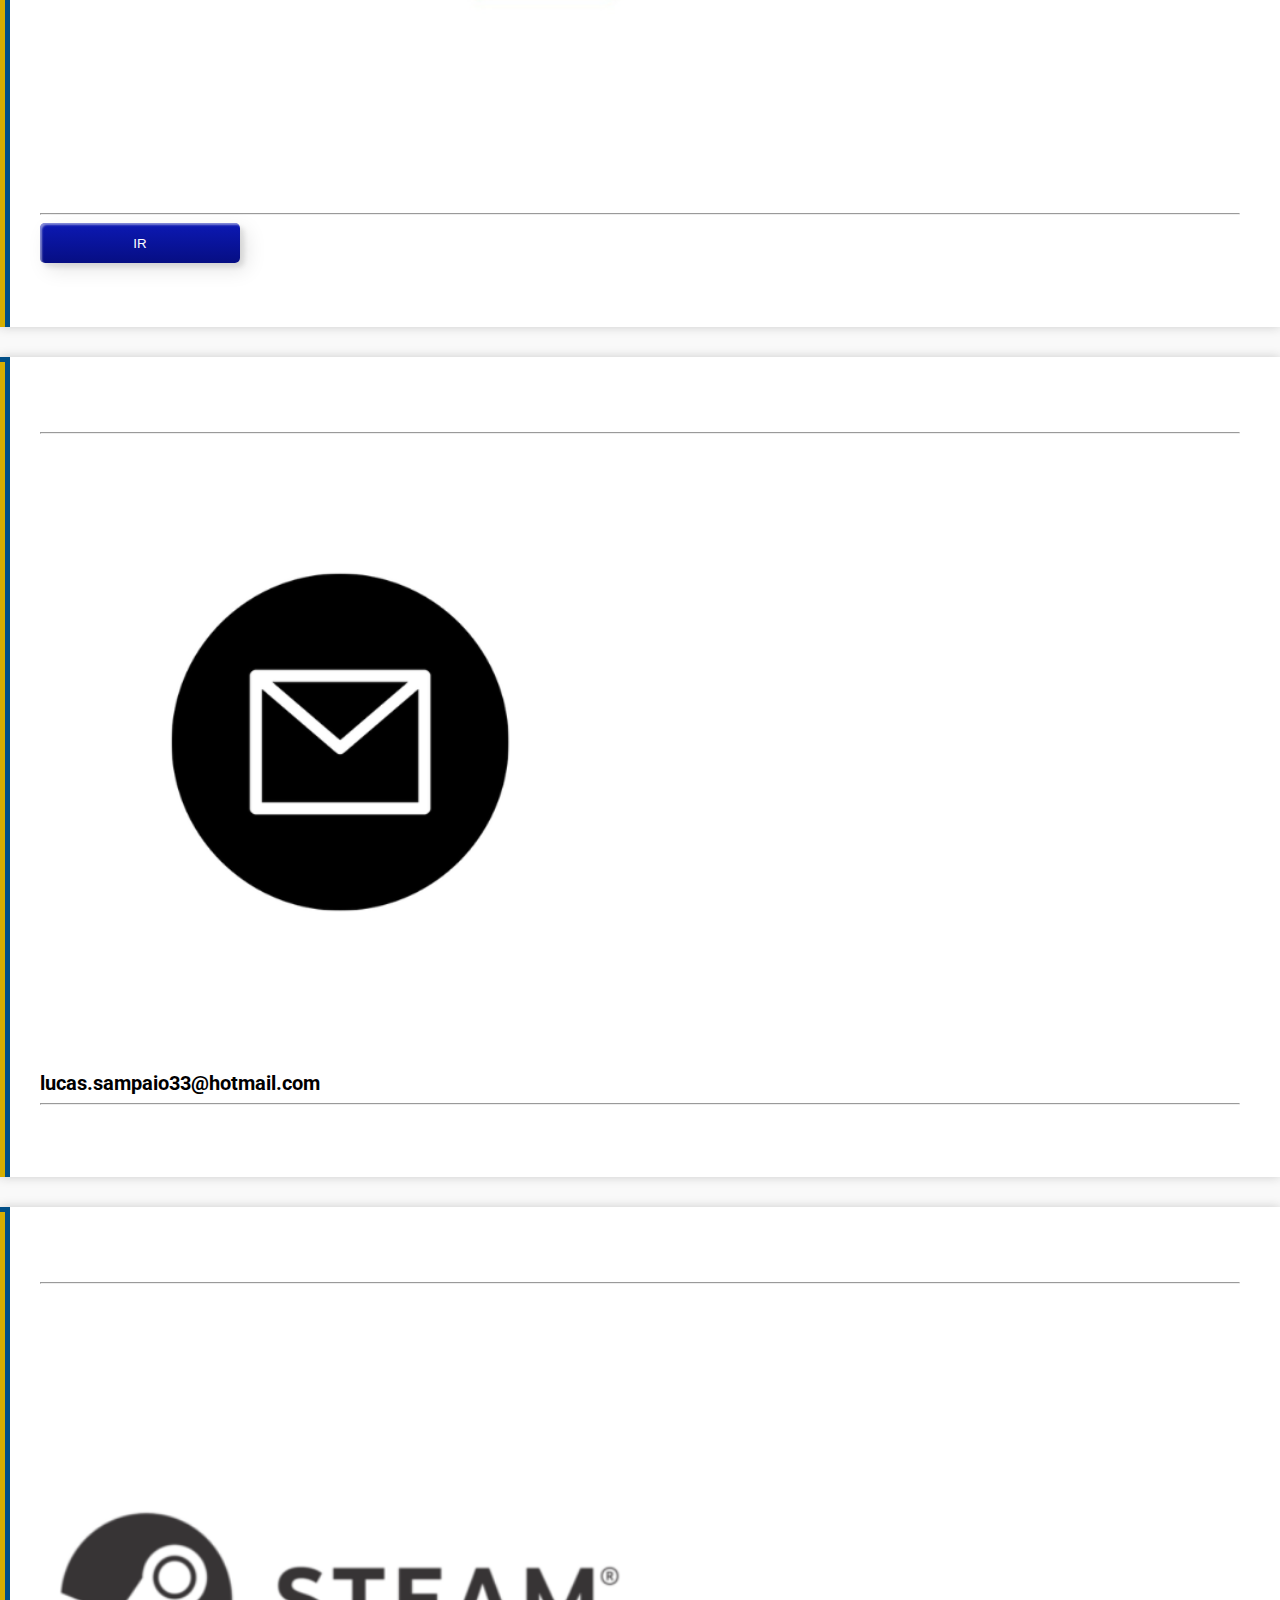
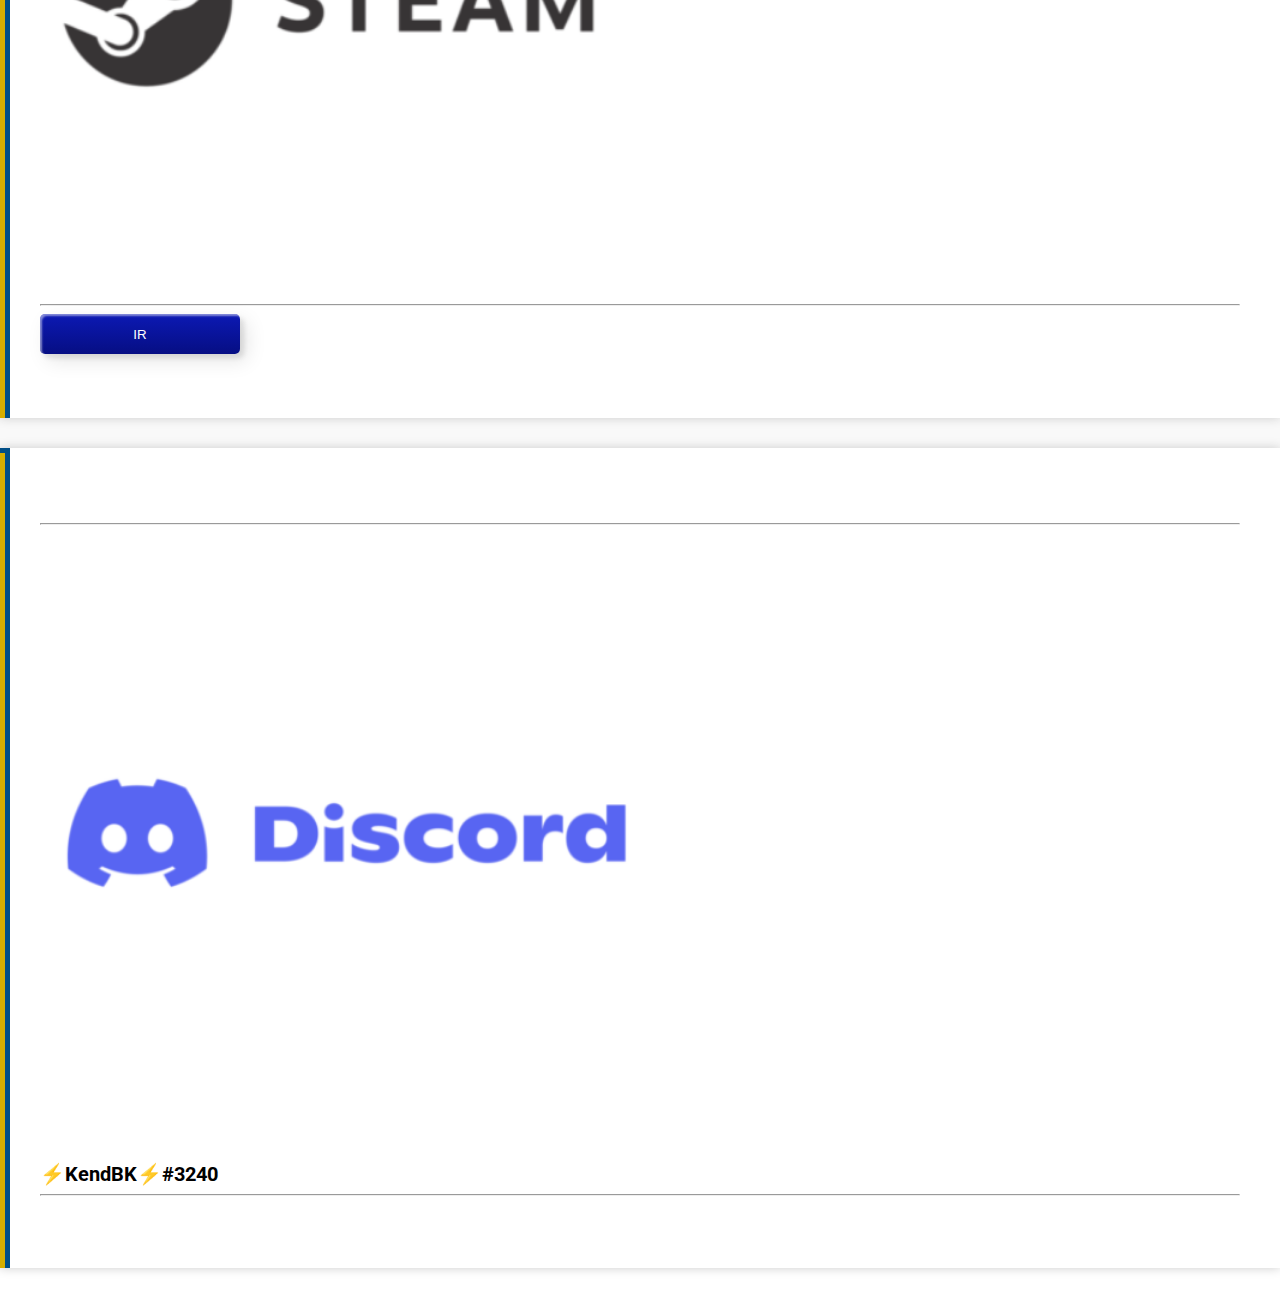
<file: pages/social/contato.html>
<!DOCTYPE html>
<html lang="pt-BR">
<head>
    <meta charset="UTF-8">
    <meta http-equiv="X-UA-Compatible" content="IE=edge">
    <meta name="viewport" content="width=device-width, initial-scale=1.0">
    <link rel="stylesheet" href="/css/home.css">
    <link rel="shortcut icon" href="/img/crown.png" type="image/x-icon">
    <!-- CSS only -->
    <link href="https://cdn.jsdelivr.net/npm/bootstrap@5.2.1/dist/css/bootstrap.min.css" rel="stylesheet" integrity="sha384-iYQeCzEYFbKjA/T2uDLTpkwGzCiq6soy8tYaI1GyVh/UjpbCx/TYkiZhlZB6+fzT" crossorigin="anonymous">
    <!-- JavaScript Bundle with Popper -->
    <script src="https://cdn.jsdelivr.net/npm/bootstrap@5.2.1/dist/js/bootstrap.bundle.min.js" integrity="sha384-u1OknCvxWvY5kfmNBILK2hRnQC3Pr17a+RTT6rIHI7NnikvbZlHgTPOOmMi466C8" crossorigin="anonymous"></script>
    <script src="https://code.jquery.com/jquery-3.6.1.min.js" integrity="sha256-o88AwQnZB+VDvE9tvIXrMQaPlFFSUTR+nldQm1LuPXQ=" crossorigin="anonymous"></script>
    <title>Contato</title>
</head>
<body>

    <section class="navigation">
        <div class="nav-container">
          <div class="brand">
            <i><img src="/img/crown.png" alt="" style="width: 2%;"></i>
            <a href="/pages/home.html" id="title-nav">King Games</a>
            <i><img src="/img/crown.png" alt="" style="width: 2%;"></i>
          </div>
          <nav>
            <div class="nav-mobile"><a id="navbar-toggle" href="#!"><span></span></a></div>
            <ul class="nav-list">
              <li>
                <a href="/pages/home.html">Home</a>
              </li>
              <li>
                <a href="#!">Categoria</a>
                <ul class="navbar-dropdown">
                  <li>
                    <a href="#!">Em breve</a>
                  </li>
                  <li>
                    <a href="#!">Em breve</a>
                  </li>
                  <li>
                    <a href="#!">Em breve</a>
                  </li>
                </ul>
              </li>
              <li>
                <a href="#!">Plataformas</a>
                <ul class="navbar-dropdown">
                  <li>
                    <a href="/pages/plataforma/pc.html">Computador</a>
                  </li>
                  <li>
                    <a href="/pages/plataforma/celular.html">Celular</a>
                  </li>
                </ul>
              </li>
              <li>
                <a href="/pages/social/sobre.html">Sobre</a>
              </li>
              <li>
                <a href="/pages/social/contato.html">Contato</a>
              </li>
            </ul>
          </nav>
        </div>
      </section>

    
      <section class="we-offer-area text-center bg-gray" style="margin-top: 75px;">
        <div class="container">
            <div class="row">
                <div class="col-md-12">
                    <div class="site-heading text-center">
                        <h2 style="font-size: 2.5rem;">Entre em Contato</h2>
                    </div>
                </div>
            </div>
                <div class="row our-offer-items less-carousel">
                    <!-- Single Item -->
                    <div class="col-md-4 col-sm-6 equal-height">
                        <div class="item">
                            <hr>
                            <img src="/img/social/github.jpg" alt="" style="width: 50%;">
                            <hr>
                            <a href="https://github.com/LucasSampaioOliveira" target="_blank"><button class="custom-btn btn-1">IR</button></a>
                        </div>
                    </div>
                    <!-- End Single Item -->

                    <!-- Single Item -->
                    <div class="col-md-4 col-sm-6 equal-height">
                        <div class="item">
                            <hr>
                            <img src="/img/social/linkedin.jpg" alt="" style="width: 50%;">
                            <hr>
                            <a href="https://www.linkedin.com/in/lucas-sampaio-0aa72320b/" target="_blank"><button class="custom-btn btn-1">IR</button></a>
                        </div>
                    </div>
                    <!-- End Single Item -->

                    <!-- Single Item -->
                    <div class="col-md-4 col-sm-6 equal-height">
                        <div class="item">
                            <hr>
                            <img src="/img/social/email.png" alt="" style="width: 50%;">
                            <p style="margin-top: 25px; font-weight: bold; font-size: 20px;">lucas.sampaio33@hotmail.com</p>
                            <hr>
                        </div>
                    </div>
                    <!-- End Single Item -->

                    <!-- Single Item -->
                    <div class="col-md-4 col-sm-6 equal-height">
                        <div class="item">
                            <hr>
                            <img src="/img/social/steam.png" alt="" style="width: 50%;">
                            <hr>
                            <a href="https://steamcommunity.com/profiles/76561198166728726/" target="_blank"><button class="custom-btn btn-1">IR</button></a>
                        </div>
                    </div>
                    <!-- End Single Item -->

                    <!-- Single Item -->
                    <div class="col-md-4 col-sm-6 equal-height">
                        <div class="item">
                            <hr>
                            <img src="/img/social/discord.png" alt="" style="width: 50%;">
                            <p style="margin-top: 25px; font-weight: bold; font-size: 20px;">⚡KendBK⚡#3240</p>
                            <hr>
                        </div>
                    </div>
                    <!-- End Single Item -->

                    <!-- Single Item -->
                    <div class="col-md-4 col-sm-6 equal-height">

                    </div>
                    <!-- End Single Item -->
                </div>
        </div>
    </section>
          

      <script src="/js/home.js"></script>
</body>
</html>
</file>
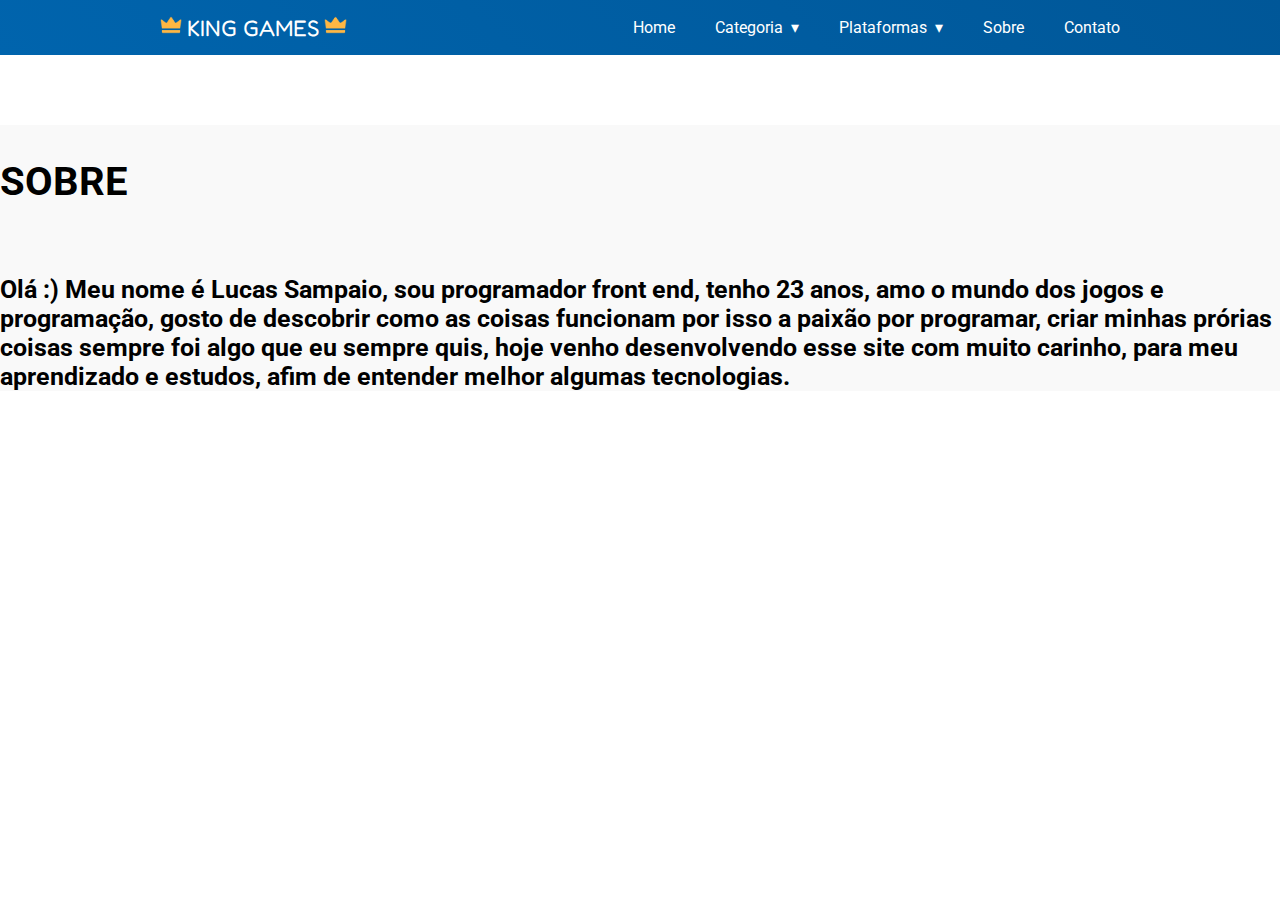
<file: pages/social/sobre.html>
<!DOCTYPE html>
<html lang="pt-BR">
<head>
    <meta charset="UTF-8">
    <meta http-equiv="X-UA-Compatible" content="IE=edge">
    <meta name="viewport" content="width=device-width, initial-scale=1.0">
    <link rel="stylesheet" href="/css/home.css">
    <link rel="shortcut icon" href="/img/crown.png" type="image/x-icon">
    <!-- CSS only -->
    <link href="https://cdn.jsdelivr.net/npm/bootstrap@5.2.1/dist/css/bootstrap.min.css" rel="stylesheet" integrity="sha384-iYQeCzEYFbKjA/T2uDLTpkwGzCiq6soy8tYaI1GyVh/UjpbCx/TYkiZhlZB6+fzT" crossorigin="anonymous">
    <!-- JavaScript Bundle with Popper -->
    <script src="https://cdn.jsdelivr.net/npm/bootstrap@5.2.1/dist/js/bootstrap.bundle.min.js" integrity="sha384-u1OknCvxWvY5kfmNBILK2hRnQC3Pr17a+RTT6rIHI7NnikvbZlHgTPOOmMi466C8" crossorigin="anonymous"></script>
    <script src="https://code.jquery.com/jquery-3.6.1.min.js" integrity="sha256-o88AwQnZB+VDvE9tvIXrMQaPlFFSUTR+nldQm1LuPXQ=" crossorigin="anonymous"></script>
    <title>Sobre</title>
</head>
<body>

    <section class="navigation">
        <div class="nav-container">
          <div class="brand">
            <i><img src="/img/crown.png" alt="" style="width: 2%;"></i>
            <a href="/pages/home.html" id="title-nav">King Games</a>
            <i><img src="/img/crown.png" alt="" style="width: 2%;"></i>
          </div>
          <nav>
            <div class="nav-mobile"><a id="navbar-toggle" href="#!"><span></span></a></div>
            <ul class="nav-list">
              <li>
                <a href="/pages/home.html">Home</a>
              </li>
              <li>
                <a href="#!">Categoria</a>
                <ul class="navbar-dropdown">
                  <li>
                    <a href="#!">Em breve</a>
                  </li>
                  <li>
                    <a href="#!">Em breve</a>
                  </li>
                  <li>
                    <a href="#!">Em breve</a>
                  </li>
                </ul>
              </li>
              <li>
                <a href="#!">Plataformas</a>
                <ul class="navbar-dropdown">
                  <li>
                    <a href="/pages/plataforma/pc.html">Computador</a>
                  </li>
                  <li>
                    <a href="/pages/plataforma/celular.html">Celular</a>
                  </li>
                </ul>
              </li>
              <li>
                <a href="/pages/social/sobre.html">Sobre</a>
              </li>
              <li>
                <a href="/pages/social/contato.html">Contato</a>
              </li>
            </ul>
          </nav>
        </div>
      </section>

    
      <section class="we-offer-area text-center bg-gray" style="margin-top: 75px;">
        <div class="container">
            <div class="row">
                <div class="col-md-12">
                    <div class="site-heading text-center">
                        <h2 style="font-size: 2.5rem;">Sobre</h2>
                    </div>
                </div>
                <p style="font-weight: bold; font-size:25px;">Olá :) Meu nome é Lucas Sampaio, sou programador front end, tenho 23 anos, amo o mundo dos jogos e programação, gosto de descobrir como as coisas funcionam por isso a paixão por programar, criar minhas prórias coisas sempre foi algo que eu sempre quis, hoje venho desenvolvendo esse site com muito carinho, para meu aprendizado e estudos, afim de entender melhor algumas tecnologias.</p>
        </div>
    </section>
          

      <script src="/js/home.js"></script>
</body>
</html>
</file>
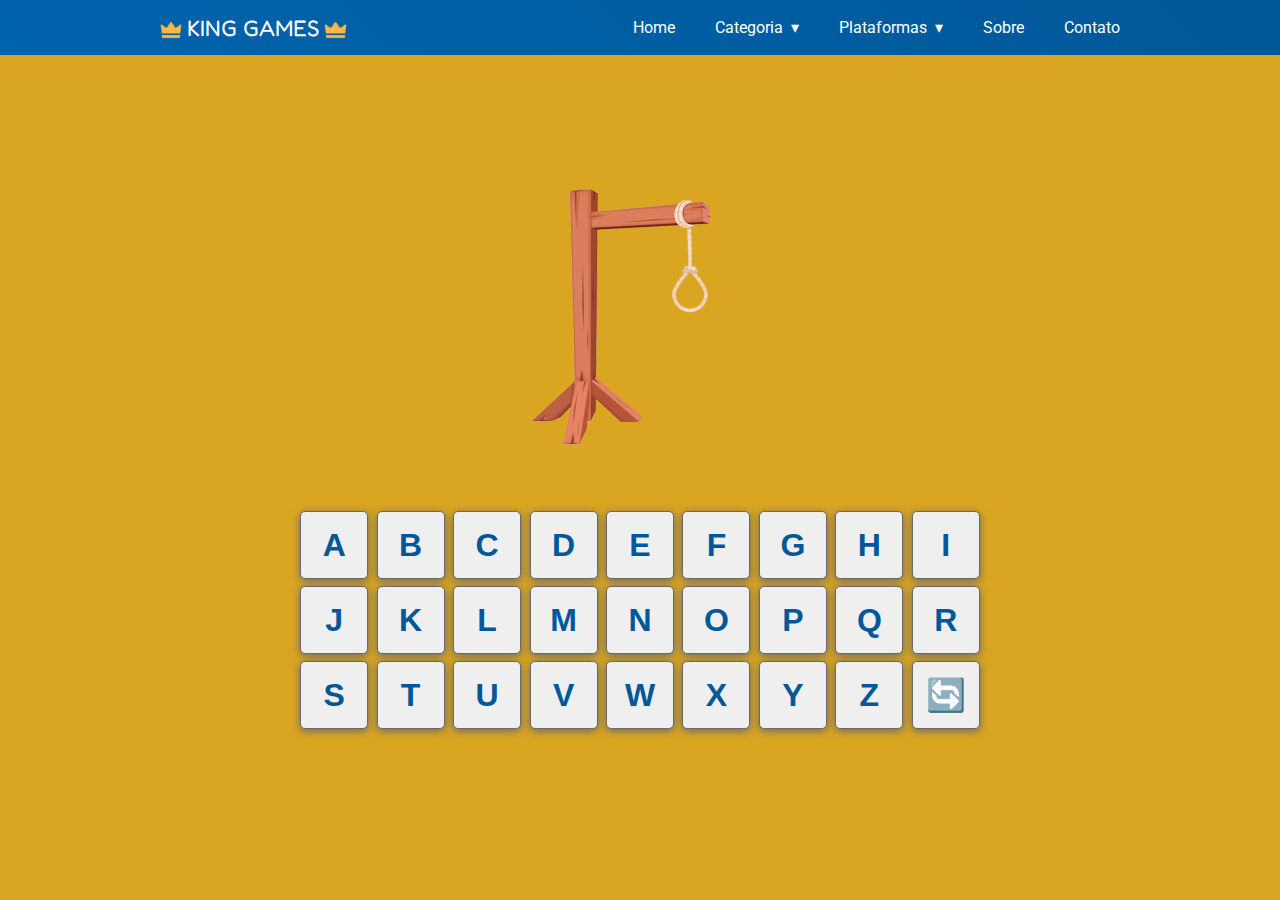
<file: pages/jogos/jogoDaForca-master/forca.html>
<!DOCTYPE html>
<html lang="pt-BR">
<head>
    <meta charset="UTF-8">
    <meta http-equiv="X-UA-Compatible" content="IE=edge">
    <meta name="viewport" content="width=device-width, initial-scale=1.0">
    <link rel="shortcut icon" href="/img/crown.png" type="image/x-icon">
    <script src="https://code.jquery.com/jquery-3.6.1.min.js" integrity="sha256-o88AwQnZB+VDvE9tvIXrMQaPlFFSUTR+nldQm1LuPXQ=" crossorigin="anonymous"></script>
    <link rel="stylesheet" href="https://maxcdn.bootstrapcdn.com/bootstrap/4.0.0/css/bootstrap.min.css" integrity="sha384-Gn5384xqQ1aoWXA+058RXPxPg6fy4IWvTNh0E263XmFcJlSAwiGgFAW/dAiS6JXm" crossorigin="anonymous">
    <link rel="stylesheet" href="./css/forca.css" media="screen">
    <title>Forca</title>
</head>
<body>

    <section class="navigation">
        <div class="nav-container">
          <div class="brand">
            <i><img src="/img/crown.png" alt="" style="width: 2%;"></i>
            <a href="/pages/home.html" id="title-nav">King Games</a>
            <i><img src="/img/crown.png" alt="" style="width: 2%;"></i>
          </div>
          <nav>
            <div class="nav-mobile"><a id="navbar-toggle" href="#!"><span></span></a></div>
            <ul class="nav-list">
              <li>
                <a href="/pages/home.html">Home</a>
              </li>
              <li>
                <a href="#!">Categoria</a>
                <ul class="navbar-dropdown">
                  <li>
                    <a href="#!">Em breve</a>
                  </li>
                  <li>
                    <a href="#!">Em breve</a>
                  </li>
                  <li>
                    <a href="#!">Em breve</a>
                  </li>
                </ul>
              </li>
              <li>
                <a href="#!">Plataformas</a>
                <ul class="navbar-dropdown">
                  <li>
                    <a href="/pages/plataforma/pc.html">Computador</a>
                  </li>
                  <li>
                    <a href="/pages/plataforma/celular.html">Celular</a>
                  </li>
                </ul>
              </li>
              <li>
                <a href="/pages/social/sobre.html">Sobre</a>
              </li>
              <li>
                <a href="/pages/social/contato.html">Contato</a>
              </li>
            </ul>
          </nav>
        </div>
      </section>












    <div class="container">
        <div id="imagem"></div>
        <div id="palavra-secreta">
            <!-- <div class="letras">A</div>
            <div class="letras">F</div>
            <div class="letras">G</div>
            <div class="letras">A</div>
            <div class="letras">S</div>
            <div class="letras">M</div> -->
        </div>
        <div id="teclado">
            <div class="teclas">
                <button id="tecla-A" onclick="verificaLetraEscolhida('A')">A</button>
                <button id="tecla-B" onclick="verificaLetraEscolhida('B')">B</button>
                <button id="tecla-C" onclick="verificaLetraEscolhida('C')">C</button>
                <button id="tecla-D" onclick="verificaLetraEscolhida('D')">D</button>
                <button id="tecla-E" onclick="verificaLetraEscolhida('E')">E</button>
                <button id="tecla-F" onclick="verificaLetraEscolhida('F')">F</button>
                <button id="tecla-G" onclick="verificaLetraEscolhida('G')">G</button>
                <button id="tecla-H" onclick="verificaLetraEscolhida('H')">H</button>
                <button id="tecla-I" onclick="verificaLetraEscolhida('I')">I</button>
            </div>
            <div class="teclas">
                <button id="tecla-J" onclick="verificaLetraEscolhida('J')">J</button>
                <button id="tecla-K" onclick="verificaLetraEscolhida('K')">K</button>
                <button id="tecla-L" onclick="verificaLetraEscolhida('L')">L</button>
                <button id="tecla-M" onclick="verificaLetraEscolhida('M')">M</button>
                <button id="tecla-N" onclick="verificaLetraEscolhida('N')">N</button>
                <button id="tecla-O" onclick="verificaLetraEscolhida('O')">O</button>
                <button id="tecla-P" onclick="verificaLetraEscolhida('P')">P</button>
                <button id="tecla-Q" onclick="verificaLetraEscolhida('Q')">Q</button>
                <button id="tecla-R" onclick="verificaLetraEscolhida('R')">R</button>
            </div>
            <div class="teclas">
                <button id="tecla-S" onclick="verificaLetraEscolhida('S')">S</button>
                <button id="tecla-T" onclick="verificaLetraEscolhida('T')">T</button>
                <button id="tecla-U" onclick="verificaLetraEscolhida('U')">U</button>
                <button id="tecla-V" onclick="verificaLetraEscolhida('V')">V</button>
                <button id="tecla-W" onclick="verificaLetraEscolhida('W')">W</button>
                <button id="tecla-X" onclick="verificaLetraEscolhida('X')">X</button>
                <button id="tecla-Y" onclick="verificaLetraEscolhida('Y')">Y</button>
                <button id="tecla-Z" onclick="verificaLetraEscolhida('Z')">Z</button>
                <button id="btnReiniciar">🔄</button>
            </div>
        </div>
        <div id="categoria">
            <!-- CATEGORIA -->
        </div>
        <!-- inicio modal -->
        <!-- Modal -->
        <div class="modal fade" id="myModal" tabindex="-1" role="dialog" aria-labelledby="exampleModalLabel" aria-hidden="true">
            <div class="modal-dialog" role="document">
            <div class="modal-content">
                <div class="modal-header">
                <h5 class="modal-title" id="exampleModalLabel"></h5>
                <button type="button" class="close" data-dismiss="modal" aria-label="Close">
                    <span aria-hidden="true">&times;</span>
                </button>
                </div>
                <div class="modal-body" id="modalBody"></div>
                <div class="modal-footer">
                <button type="button" class="btn btn-primary" data-dismiss="modal">Fechar</button>
                </div>
            </div>
            </div>
        </div>
        <!-- fim modal -->
    </div>
    <script src="js/forca.js"></script>
    <script src="https://code.jquery.com/jquery-3.2.1.slim.min.js" integrity="sha384-KJ3o2DKtIkvYIK3UENzmM7KCkRr/rE9/Qpg6aAZGJwFDMVNA/GpGFF93hXpG5KkN" crossorigin="anonymous"></script>
    <script src="https://cdnjs.cloudflare.com/ajax/libs/popper.js/1.12.9/umd/popper.min.js" integrity="sha384-ApNbgh9B+Y1QKtv3Rn7W3mgPxhU9K/ScQsAP7hUibX39j7fakFPskvXusvfa0b4Q" crossorigin="anonymous"></script>
    <script src="https://maxcdn.bootstrapcdn.com/bootstrap/4.0.0/js/bootstrap.min.js" integrity="sha384-JZR6Spejh4U02d8jOt6vLEHfe/JQGiRRSQQxSfFWpi1MquVdAyjUar5+76PVCmYl" crossorigin="anonymous"></script>
</body>
</html>
</file>
<file: css/login.css>
@import url("https://fonts.googleapis.com/css?family=Poppins:400,500,600,700&display=swap");
* {
  margin: 0;
  padding: 0;
  border: 0;
}

* {
  margin: 0;
  padding: 0;
  box-sizing: border-box;
  font-family: "Poppins", sans-serif;
}

html, body {
  display: grid;
  height: 100%;
  width: 100%;
  place-items: center;
  background: linear-gradient(90deg, #0064ad 0%, #005798 35%, #005a95 100%);
}

::selection {
  background: #0064ad;
  color: #fff;
}

.wrapper {
  overflow: hidden;
  max-width: 390px;
  background: #fff;
  padding: 30px;
  border-radius: 15px;
  box-shadow: 0px 15px 20px rgba(0, 0, 0, 0.1);
  border: 5px solid #FFB743;
}

.wrapper .title-text {
  display: flex;
  width: 200%;
}

.wrapper .title {
  width: 50%;
  font-size: 35px;
  font-weight: 600;
  text-align: center;
  transition: all 0.6s cubic-bezier(0.68, -0.55, 0.265, 1.55);
}

.wrapper .slide-controls {
  position: relative;
  display: flex;
  height: 50px;
  width: 100%;
  overflow: hidden;
  margin: 30px 0 10px 0;
  justify-content: space-between;
  border: 1px solid lightgrey;
  border-radius: 15px;
}

.slide-controls .slide {
  height: 100%;
  width: 100%;
  color: #fff;
  font-size: 18px;
  font-weight: 500;
  text-align: center;
  line-height: 48px;
  cursor: pointer;
  z-index: 1;
  transition: all 0.6s ease;
}

.slide-controls label.signup {
  color: #000;
}

.slide-controls .slider-tab {
  position: absolute;
  height: 100%;
  width: 50%;
  left: 0;
  z-index: 0;
  border-radius: 15px;
  background-color: #0064ad;
  transition: all 0.6s cubic-bezier(0.68, -0.55, 0.265, 1.55);
}

input[type=radio] {
  display: none;
}

#signup:checked ~ .slider-tab {
  left: 50%;
}

#signup:checked ~ label.signup {
  color: #fff;
  cursor: default;
  user-select: none;
}

#signup:checked ~ label.login {
  color: #000;
}

#login:checked ~ label.signup {
  color: #000;
}

#login:checked ~ label.login {
  cursor: default;
  user-select: none;
}

.wrapper .form-container {
  width: 100%;
  overflow: hidden;
}

.form-container .form-inner {
  display: flex;
  width: 200%;
}

.form-container .form-inner form {
  width: 50%;
  transition: all 0.6s cubic-bezier(0.68, -0.55, 0.265, 1.55);
}

.form-inner form .field {
  height: 50px;
  width: 100%;
  margin-top: 20px;
}

.form-inner form .field input {
  height: 100%;
  width: 100%;
  outline: none;
  padding-left: 15px;
  border-radius: 15px;
  border: 1px solid lightgrey;
  border-bottom-width: 2px;
  font-size: 17px;
  transition: all 0.3s ease;
}

.form-inner form .field input:focus {
  border-color: #16b5ff;
  /* box-shadow: inset 0 0 3px #fb6aae; */
}

.form-inner form .field input::placeholder {
  color: #999;
  transition: all 0.3s ease;
}

form .field input:focus::placeholder {
  color: #16b5ff;
}

.form-inner form .pass-link {
  margin-top: 5px;
}

.form-inner form .signup-link {
  text-align: center;
  margin-top: 30px;
}

.form-inner form .pass-link a,
.form-inner form .signup-link a {
  color: #000000;
  text-decoration: none;
}

.form-inner form .pass-link a:hover,
.form-inner form .signup-link a:hover {
  text-decoration: underline;
}

form .btn {
  height: 50px;
  width: 100%;
  border-radius: 15px;
  position: relative;
  overflow: hidden;
}

form .btn .btn-layer {
  height: 100%;
  width: 300%;
  position: absolute;
  left: -100%;
  background-color: #FFB743;
  border-radius: 15px;
  transition: all 0.4s ease;
}

form .btn:hover .btn-layer {
  left: 0;
}

form .btn input[type=submit] {
  height: 100%;
  width: 100%;
  z-index: 1;
  position: relative;
  background: none;
  border: none;
  color: #fff;
  padding-left: 0;
  border-radius: 15px;
  font-size: 20px;
  font-weight: 500;
  cursor: pointer;
}

img {
  text-align: center;
  margin-left: 7.5rem;
  width: 25%;
}

#btn-entrar:hover {
  transition: 1s;
  background-color: #ffcc7b;
}

#btn-cadastrar:hover {
  transition: 1s;
  background-color: #ffcc7b;
}
</file>
<file: css/home.css>
@import url('https://fonts.googleapis.com/css?family=Roboto');
@import url('https://fonts.googleapis.com/css2?family=Fredoka+One&display=swap');
body{
    margin: 0;
     padding: 0;
     font-family: 'Roboto', sans-serif;
}
 .navigation {
     height: 55px;
     background: linear-gradient(45deg, #0064ad, #005798);
}
 .brand {
     position: absolute;
     padding-left: 20px;
     float: left;
     line-height: 55px;
     text-transform: uppercase;
     font-size: 1.4em;
}
 .brand a, .brand a:visited {
     color: #ffffff;
     text-decoration: none;
}
 .nav-container {
     max-width: 1000px;
     margin: 0 auto;
}
 nav {
     float: right;
}
 nav ul {
     list-style: none;
     margin: 0;
     padding: 0;
}
 nav ul li {
     float: left;
     position: relative;
}
 nav ul li a,nav ul li a:visited {
     display: block;
     padding: 0 20px;
     line-height: 55px;
     color: #fff;
     background: #FFB743;
     text-decoration: none;
}
 nav ul li a{
     background: transparent;
     color: #FFF;
}
 nav ul li a:hover, nav ul li a:visited:hover {
     background: #0064ad;
     color: #ffffff;
}
 .navbar-dropdown li a{
     background: #FFB743;
}
 nav ul li a:not(:only-child):after, nav ul li a:visited:not(:only-child):after {
     padding-left: 4px;
     content: ' \025BE';
}
 nav ul li ul li {
     min-width: 190px;
}
 nav ul li ul li a {
     padding: 15px;
     line-height: 20px;
}
 .navbar-dropdown {
     position: absolute;
     display: none;
     z-index: 1;
     background: #fff;
     box-shadow: 0 0 35px 0 rgba(0,0,0,0.25);
}
/* Mobile navigation */
 .nav-mobile {
     display: none;
     position: absolute;
     top: 0;
     right: 0;
     background: transparent;
     height: 55px;
     width: 70px;
}
 @media only screen and (max-width: 800px) {
     .nav-mobile {
         display: block;
    }
     nav {
         width: 100%;
         padding: 55px 0 15px;
    }
     nav ul {
         display: none;
    }
     nav ul li {
         float: none;
    }
     nav ul li a {
         padding: 15px;
         line-height: 20px;
         background: #262626;
    }
     nav ul li ul li a {
         padding-left: 30px;
    }
     .navbar-dropdown {
         position: static;
}
 @media screen and (min-width:800px) {
     .nav-list {
         display: block !important;
    }
}
 #navbar-toggle {
     position: absolute;
     left: 18px;
     top: 15px;
     cursor: pointer;
     padding: 10px 35px 16px 0px;
}
 #navbar-toggle span, #navbar-toggle span:before, #navbar-toggle span:after {
     cursor: pointer;
     border-radius: 1px;
     height: 3px;
     width: 30px;
     background: #ffffff;
     position: absolute;
     display: block;
     content: '';
     transition: all 300ms ease-in-out;
}
 #navbar-toggle span:before {
     top: -10px;
}
 #navbar-toggle span:after {
     bottom: -10px;
}
 #navbar-toggle.active span {
     background-color: transparent;
}
 #navbar-toggle.active span:before, #navbar-toggle.active span:after {
     top: 0;
}
 #navbar-toggle.active span:before {
     transform: rotate(45deg);
}
 #navbar-toggle.active span:after {
     transform: rotate(-45deg);
}
}


#title-nav{
    font-family: 'Fredoka One', cursive;
}


/*-----------fecha navbar---------------*/


.bg-gray {
    background-color: #f9f9f9;
}

.site-heading h2 {
  display: block;
  font-weight: 700;
  margin-bottom: 10px;
  text-transform: uppercase;
}


.site-heading {
  margin-bottom: 60px;
  overflow: hidden;
  margin-top: -5px;
}

.carousel-shadow .owl-stage-outer {
  margin: -15px -15px 0;
  padding: 15px;
}

.we-offer-area .item {
  background: #ffffff none repeat scroll 0 0;
  border-left: 2px solid #0064ad;
  -moz-box-shadow: 0 0 10px #cccccc;
  -webkit-box-shadow: 0 0 10px #cccccc;
  -o-box-shadow: 0 0 10px #cccccc;
  box-shadow: 0 0 10px #cccccc;
  overflow: hidden;
  padding: 30px;
  position: relative;
  z-index: 1;
}

.we-offer-area.text-center .item {
  background: #ffffff none repeat scroll 0 0;
  border: medium none;
  padding: 67px 40px 64px;
}

.we-offer-area.text-center .item i {
  background: #ffffff none repeat scroll 0 0;
  -webkit-border-radius: 50%;
  -moz-border-radius: 50%;
  border-radius: 50%;
  color: #ffffff;
  font-size: 40px;
  height: 80px;
  line-height: 80px;
  position: relative;
  text-align: center;
  width: 80px;
  z-index: 1;
  transition: all 0.35s ease-in-out;
  -webkit-transition: all 0.35s ease-in-out;
  -moz-transition: all 0.35s ease-in-out;
  -ms-transition: all 0.35s ease-in-out;
  -o-transition: all 0.35s ease-in-out;
  margin-bottom: 25px;
}

.we-offer-area.text-center .item i::after {
  border: 2px solid #FFB743;
  -webkit-border-radius: 50%;
  -moz-border-radius: 50%;
  border-radius: 50%;
  content: "";
  height: 90px;
  left: -5px;
  position: absolute;
  top: -5px;
  width: 90px;
  z-index: -1;
  transition: all 0.35s ease-in-out;
  -webkit-transition: all 0.35s ease-in-out;
  -moz-transition: all 0.35s ease-in-out;
  -ms-transition: all 0.35s ease-in-out;
  -o-transition: all 0.35s ease-in-out;
}

.we-offer-area.item-border-less .item {
  border: medium none;
}

.we-offer-area .our-offer-items.less-carousel .equal-height {
  margin-bottom: 30px;
}

.we-offer-area.item-border-less .item .number {
  font-family: "Poppins",sans-serif;
  font-size: 50px;
  font-weight: 900;
  opacity: 0.1;
  position: absolute;
  right: 30px;
  top: 30px;
}

.our-offer-carousel.center-active .owl-item:nth-child(2n) .item,
.we-offer-area.center-active .single-item:nth-child(2n) .item {
  background: #0064ad none repeat scroll 0 0;
}

.our-offer-carousel.center-active .owl-item:nth-child(2n) .item i,
.our-offer-carousel.center-active .owl-item:nth-child(2n) .item h4,
.our-offer-carousel.center-active .owl-item:nth-child(2n) .item p,
.we-offer-area.center-active .single-item:nth-child(2n) .item i,
.we-offer-area.center-active .single-item:nth-child(2n) .item h4,
.we-offer-area.center-active .single-item:nth-child(2n) .item p {
  color: #ffffff;
}

.we-offer-area .item i {
  color: #005796;
  display: inline-block;
  font-size: 60px;
  margin-bottom: 20px;
}

.we-offer-area .item h4 {
  font-weight: 600;
  text-transform: capitalize;
}

.we-offer-area .item p {
  margin: 0;
}

.we-offer-area .item i,
.we-offer-area .item h4,
.we-offer-area .item p {
  transition: all 0.35s ease-in-out;
  -webkit-transition: all 0.35s ease-in-out;
  -moz-transition: all 0.35s ease-in-out;
  -ms-transition: all 0.35s ease-in-out;
  -o-transition: all 0.35s ease-in-out;
}

.we-offer-area .item::after {
  background: linear-gradient(90deg, #ffd000 0%, #d1aa00 35%, #d5ae00 100%);
  border: 5px solid #004e86;
  content: "";
  height: 100%;
  left: -100%;
  position: absolute;
  top: 0;
  transition: all 0.35s ease-in-out;
  -webkit-transition: all 0.35s ease-in-out;
  -moz-transition: all 0.35s ease-in-out;
  -ms-transition: all 0.35s ease-in-out;
  -o-transition: all 0.35s ease-in-out;
  width: 100%;
  z-index: -1;
}

.we-offer-area .item:hover::after {
  left: 0;
}

.we-offer-area .item:hover i,
.we-offer-area .item:hover h4,
.we-offer-area .item:hover p {
  color: #ffffff !important;
}

.we-offer-area.text-center .item:hover i::after {
  border-color: #ffffff !important;
}

.we-offer-area.text-center .item:hover i {
  background-color: #ffffff !important;
  color: #ffd000 !important;
}

.we-offer-area.text-left .item i {
  background: #ffd000  none repeat scroll 0 0;
  -webkit-border-radius: 50%;
  -moz-border-radius: 50%;
  border-radius: 50%;
  color: #ffffff;
  display: inline-block;
  font-size: 60px;
  height: 100px;
  line-height: 100px;
  margin-bottom: 30px;
  position: relative;
  width: 100px;
  z-index: 1;
  text-align: center;
}

.we-offer-area.text-left .item i::after {
  border: 2px solid #ffd000;
  -webkit-border-radius: 50%;
  -moz-border-radius: 50%;
  border-radius: 50%;
  content: "";
  height: 120px;
  left: -10px;
  position: absolute;
  top: -10px;
  width: 120px;
}



.custom-btn {
    width: 200px;
    height: 40px;
    color: #fff;
    border-radius: 5px;
    padding: 10px 25px;
    font-family: 'Lato', sans-serif;
    font-weight: 500;
    background: transparent;
    cursor: pointer;
    transition: all 0.3s ease;
    position: relative;
    display: inline-block;
     box-shadow:inset 2px 2px 2px 0px rgba(255,255,255,.5),
     7px 7px 20px 0px rgba(0,0,0,.1),
     4px 4px 5px 0px rgba(0,0,0,.1);
    outline: none;
  }
  
  /* 1 */
  .btn-1 {
    background: rgb(6,14,131);
    background: linear-gradient(0deg, rgba(6,14,131,1) 0%, rgba(12,25,180,1) 100%);
    border: none;
  }

.btn-1 {
    background: rgb(6,14,131);
    background: linear-gradient(0deg, rgba(6,14,131,1) 0%, rgba(12,25,180,1) 100%);
    border: none;
  }
  .btn-1:hover {
     background: rgb(0,3,255);
  background: linear-gradient(0deg, rgba(0,3,255,1) 0%, rgba(2,126,251,1) 100%);
  }
</file>
<file: css/jogos/fallout.css>
@import url('https://fonts.googleapis.com/css?family=Roboto');
@import url('https://fonts.googleapis.com/css2?family=Fredoka+One&display=swap');

*{
    margin: 0;
    padding: 0;
    box-sizing: border-box;
}

body{
     font-family: 'Roboto', sans-serif;
}
 .navigation {
     height: 55px;
     background: linear-gradient(45deg, #0064ad, #005798);
}
 .brand {
     position: absolute;
     padding-left: 20px;
     float: left;
     line-height: 55px;
     text-transform: uppercase;
     font-size: 1.4em;
}
 .brand a, .brand a:visited {
     color: #ffffff;
     text-decoration: none;
}
 .nav-container {
     max-width: 1000px;
     margin: 0 auto;
}
 nav {
     float: right;
}
 nav ul {
     list-style: none;
     margin: 0;
     padding: 0;
}
 nav ul li {
     float: left;
     position: relative;
}
 nav ul li a,nav ul li a:visited {
     display: block;
     padding: 0 20px;
     line-height: 55px;
     color: #fff;
     background: #FFB743;
     text-decoration: none;
}
 nav ul li a{
     background: transparent;
     color: #FFF;
}
 nav ul li a:hover, nav ul li a:visited:hover {
     background: #0064ad;
     color: #ffffff;
}
 .navbar-dropdown li a{
     background: #FFB743;
}
 nav ul li a:not(:only-child):after, nav ul li a:visited:not(:only-child):after {
     padding-left: 4px;
     content: ' \025BE';
}
 nav ul li ul li {
     min-width: 190px;
}
 nav ul li ul li a {
     padding: 15px;
     line-height: 20px;
}
 .navbar-dropdown {
     position: absolute;
     display: none;
     z-index: 1;
     background: #fff;
     box-shadow: 0 0 35px 0 rgba(0,0,0,0.25);
}
/* Mobile navigation */
 .nav-mobile {
     display: none;
     position: absolute;
     top: 0;
     right: 0;
     background: transparent;
     height: 55px;
     width: 70px;
}
 @media only screen and (max-width: 800px) {
     .nav-mobile {
         display: block;
    }
     nav {
         width: 100%;
         padding: 55px 0 15px;
    }
     nav ul {
         display: none;
    }
     nav ul li {
         float: none;
    }
     nav ul li a {
         padding: 15px;
         line-height: 20px;
         background: #262626;
    }
     nav ul li ul li a {
         padding-left: 30px;
    }
     .navbar-dropdown {
         position: static;
}
 @media screen and (min-width:800px) {
     .nav-list {
         display: block !important;
    }
}
 #navbar-toggle {
     position: absolute;
     left: 18px;
     top: 15px;
     cursor: pointer;
     padding: 10px 35px 16px 0px;
}
 #navbar-toggle span, #navbar-toggle span:before, #navbar-toggle span:after {
     cursor: pointer;
     border-radius: 1px;
     height: 3px;
     width: 30px;
     background: #ffffff;
     position: absolute;
     display: block;
     content: '';
     transition: all 300ms ease-in-out;
}
 #navbar-toggle span:before {
     top: -10px;
}
 #navbar-toggle span:after {
     bottom: -10px;
}
 #navbar-toggle.active span {
     background-color: transparent;
}
 #navbar-toggle.active span:before, #navbar-toggle.active span:after {
     top: 0;
}
 #navbar-toggle.active span:before {
     transform: rotate(45deg);
}
 #navbar-toggle.active span:after {
     transform: rotate(-45deg);
}
}


#title-nav{
    font-family: 'Fredoka One', cursive;
}




/* CSS DO JOGO */


.container {
	display: flex;
	justify-content: center;
	align-items: center;
	flex-direction: column;
	margin-top: 0.5em;
    font-family: 'Roboto', sans-serif;
	/*one Em roughly ten pixels (16 x 62.5% = 10)*/
	font-size: 62.5%;
	letter-spacing: 1.5px;
	margin: 0;
	text-align: center;
    box-sizing: border-box;
    box-sizing: inherit;
}

ul > li {
	list-style: none;
}

.card,
.reset-btn {
	cursor: pointer;
}

.btn {
	border-radius: 1em;
	border: none;
	color: #fff;
	box-shadow: 5px 2px 20px 0 rgba(46, 61, 73, 0.5);
	padding: 0.8em;
}

/*----------------------------------  
Header
------------------------------------*/

.title {
	font-size: 3em;
	font-weight: 400;
    margin-top: 50px;
}

h2 {
	font-size: 2.5em;
	font-weight: 600;
}

p {
	font-size: 1.6em;
}

h3 {
	font-weight: 400;
}

/*----------------------------------  
Section - Score Panel
------------------------------------*/

.score-panel {
	font-size: 1.4em;
	padding: 1em 0 2em;
}

.star-rating > li {
	display: inline-block;
	padding: 0.5em;
    margin-right: 35px;
}

.moves-counter {
	padding: 0.5em;
}

.reset-btn {
	background: #000;
}

.timer-container {
	background: #fff;
	border-radius: 0.5em;
	color: #000;
	margin: 0.5em;
	padding: 0.5em;
}

.timer {
	font-size: 1em;
}

/*----------------------------------  
Section - Modal
------------------------------------*/
/*
Help with the modal from
https://www.w3schools.com/howto/howto_css_modals.asp
*/

/* Modal (background) */
.modal {
	/*Hidden by default */
	display: none;
	position: fixed;
	z-index: 99;
	left: 0;
	top: 0;
	width: 100%;
	height: 100%;
	/* Fallback color */
	background-color: rgb(46, 61, 73);
	/* With opacity */
	background-color: rgba(46, 61, 73, 0.6);
}

/* Modal Content/Box */
.modal-content {
	display: flex;
	flex-direction: column;
	justify-content: center;
	align-items: center;
	background-color: #fff;
	/* 5% from the top and centered */
	margin: 5% auto;
	border: 0.8em solid #fc4;
	padding-right: 2em;
	width: 80%;
}

/* The Close Button */
.close {
	align-self: flex-end;
	color: #28e;
	font-size: 5em;
}

.close:hover,
.close:focus {
	color: #5cf;
	text-decoration: none;
	cursor: pointer;
}

/* Modal Image*/
.modal-img {
	display: inline-block;
	margin: 1em 0 1em;
	width: 20em;
}

p.stats {
	font-weight: 600;
}

p.stats:last-child {
	margin-bottom: 1em;
}

.play-again-btn {
	background: #28e;
	margin-bottom: 1em;
}

/*----------------------------------  
Deck of Cards
------------------------------------*/
/*Mobile first responsivness*/
.deck {
	background: linear-gradient(to bottom, #5cf, #28e);
	border-radius: 1.5em;
	display: flex;
	flex-wrap: wrap;
	justify-content: space-around;
	align-items: center;
	height: 35em;
	margin-bottom: 6em;
	padding: 0.5em;
	width: 35em;
}

.deck,
.card {
	box-shadow: 5px 2px 20px 0 rgba(46, 61, 73, 0.5);
}

.card {
	background: #fc4;
	border-radius: 0.5em;
	height: 7em;
	width: 7em;
}

/*
To disable the color highlight if and img is clicked
https://stackoverflow.com/questions/21107439/disable-or-change-firefoxs-element-image-highlight-color
*/
img {
	user-select: none;
	width: 6em;
}

.deck img {
	visibility: hidden;
}

.deck .card.flip {
	background: #fff;
	cursor: default;
	transform: rotateY(180deg);
	transition: transform 0.3s linear;
	pointer-events: none;
}

.flip img {
	background: #fff;
	visibility: visible;
}

.deck .card.match {
	background: #39d;
	visibility: visible;
	cursor: default;
	animation: pulse 1s;
}

.match img {
	background: #39d;
}

@keyframes pulse {
	0% {
		transform: scale(1);
	}
	80% {
		transform: scale(1.1);
	}
	100% {
		transform: scale(1);
	}
}

/*---------------------------------- 
Footer
------------------------------------*/

.footer {
	color: #666;
	margin-bottom: 2em;
}

.footer > p {
	font-size: 1em;
	padding: 1em;
}

.footer a:link,
.footer a:visited {
	color: #28e;
	text-decoration: none;
}

/*---------------------------------- 
Media Queries
------------------------------------*/

/*--Tablets-------------------------*/
@media screen and (min-width: 550px) {

	.deck  {
		height: 50em;
		padding: 2em;
		width: 50em;
	}

	.card {
		height: 10em;
		width: 10em;
	}

	.deck img {
		width: 9em;
	}

	.modal-content h2 {
		font-size: 4em;
	}

	.play-again-btn {
		font-size: 1.8em;
	}
}

/*---------------------------------- 
Desktops
------------------------------------*/
@media screen and (min-width: 800px) {
	
	h1 {
		font-size: 6em;
	}

	p {
		font-size: 2.3em;
	}

	.deck  {
		height: 70em;
		width: 70em;
	}

	.card {
		height: 15em;
		width: 15em;
	}

	.deck img {
		width: 13em;
	}

	.reset-btn {
		font-size: 0.8em;
	}

	.footer {
		font-size: 1.2em;
	}
	
	.modal-content h2 {
		font-size: 5em;
	}

	/* Modal Image*/
	.modal-img {
		width: 30em;
	}

	.play-again-btn {
		font-size: 2em;
	}
}
</file>
<file: css/jogos/ninja.css>
@import url('https://fonts.googleapis.com/css?family=Roboto');
@import url('https://fonts.googleapis.com/css2?family=Fredoka+One&display=swap');
*{
  margin: 0;
  padding: 0;
  box-sizing: border-box;
}

body{
   font-family: 'Roboto', sans-serif;
}
 .navigation {
     height: 55px;
     background: linear-gradient(45deg, #0064ad, #005798);
}
 .brand {
     position: absolute;
     padding-left: 20px;
     float: left;
     line-height: 55px;
     text-transform: uppercase;
     font-size: 1.4em;
}
 .brand a, .brand a:visited {
     color: #ffffff;
     text-decoration: none;
}
 .nav-container {
     max-width: 1000px;
     margin: 0 auto;
}
 nav {
     float: right;
}
 nav ul {
     list-style: none;
     margin: 0;
     padding: 0;
}
 nav ul li {
     float: left;
     position: relative;
}
 nav ul li a,nav ul li a:visited {
     display: block;
     padding: 0 20px;
     line-height: 55px;
     color: #fff;
     background: #FFB743;
     text-decoration: none;
}
 nav ul li a{
     background: transparent;
     color: #FFF;
}
 nav ul li a:hover, nav ul li a:visited:hover {
     background: #0064ad;
     color: #ffffff;
}
 .navbar-dropdown li a{
     background: #FFB743;
}
 nav ul li a:not(:only-child):after, nav ul li a:visited:not(:only-child):after {
     padding-left: 4px;
     content: ' \025BE';
}
 nav ul li ul li {
     min-width: 190px;
}
 nav ul li ul li a {
     padding: 15px;
     line-height: 20px;
}
 .navbar-dropdown {
     position: absolute;
     display: none;
     z-index: 1;
     background: #fff;
     box-shadow: 0 0 35px 0 rgba(0,0,0,0.25);
}
/* Mobile navigation */
 .nav-mobile {
     display: none;
     position: absolute;
     top: 0;
     right: 0;
     background: transparent;
     height: 55px;
     width: 70px;
}
 @media only screen and (max-width: 800px) {
     .nav-mobile {
         display: block;
    }
     nav {
         width: 100%;
         padding: 55px 0 15px;
    }
     nav ul {
         display: none;
    }
     nav ul li {
         float: none;
    }
     nav ul li a {
         padding: 15px;
         line-height: 20px;
         background: #262626;
    }
     nav ul li ul li a {
         padding-left: 30px;
    }
     .navbar-dropdown {
         position: static;
}
 @media screen and (min-width:800px) {
     .nav-list {
         display: block !important;
    }
}
 #navbar-toggle {
     position: absolute;
     left: 18px;
     top: 15px;
     cursor: pointer;
     padding: 10px 35px 16px 0px;
}
 #navbar-toggle span, #navbar-toggle span:before, #navbar-toggle span:after {
     cursor: pointer;
     border-radius: 1px;
     height: 3px;
     width: 30px;
     background: #ffffff;
     position: absolute;
     display: block;
     content: '';
     transition: all 300ms ease-in-out;
}
 #navbar-toggle span:before {
     top: -10px;
}
 #navbar-toggle span:after {
     bottom: -10px;
}
 #navbar-toggle.active span {
     background-color: transparent;
}
 #navbar-toggle.active span:before, #navbar-toggle.active span:after {
     top: 0;
}
 #navbar-toggle.active span:before {
     transform: rotate(45deg);
}
 #navbar-toggle.active span:after {
     transform: rotate(-45deg);
}
}


#title-nav{
    font-family: 'Fredoka One', cursive;
}








.container {
  display: flex;
  justify-content: center;
  align-items: center;
  height: 100%;
  cursor: pointer;
}

#score {
  position: absolute;
  top: 150px;
  right: 100px;
  font-size: 2em;
  font-weight: 900;
}

#introduction {
  width: 200px;
  height: 150px;
  position: absolute;
  font-weight: 600;
  font-size: 0.8em;
  font-family: "Segoe UI", Tahoma, Geneva, Verdana, sans-serif;
  text-align: center;
  transition: opacity 2s;
}

#restart {
  width: 120px;
  height: 120px;
  position: absolute;
  border-radius: 50%;
  color: #0064ad;
  background-color: #FFB743;
  border: 2px solid #0064ad;
  font-weight: 700;
  font-size: 1.2em;
  font-family: "Segoe UI", Tahoma, Geneva, Verdana, sans-serif;
  display: none;
  cursor: pointer;
}

#perfect {
  position: absolute;
  opacity: 0;
  transition: opacity 2s;
}

@media (min-height: 425px) {
  #youtube {
    z-index: 2;
    display: block;
    width: 100px;
    height: 70px;
    position: absolute;
    bottom: 20px;
    left: 20px;
    background: red;
    border-radius: 50% / 11%;
    transform: scale(0.8);
    transition: transform 0.5s;
  }

  #youtube:hover,
  #youtube:focus {
    transform: scale(0.9);
  }

  #youtube::before {
    content: "";
    display: block;
    position: absolute;
    top: 7.5%;
    left: -6%;
    width: 112%;
    height: 85%;
    background: red;
    border-radius: 9% / 50%;
  }

  #youtube::after {
    content: "";
    display: block;
    position: absolute;
    top: 20px;
    left: 40px;
    width: 45px;
    height: 30px;
    border: 15px solid transparent;
    box-sizing: border-box;
    border-left: 30px solid white;
  }

  #youtube span {
    font-size: 0;
    position: absolute;
    width: 0;
    height: 0;
    overflow: hidden;
  }

  #youtube:hover + #youtube-card {
    display: block;
    position: absolute;
    bottom: 12px;
    left: 10px;
    padding: 25px 25px 25px 130px;
    width: 300px;
    background-color: white;
  }
}
</file>
<file: css/jogos/palavreco.css>
@import url('https://fonts.googleapis.com/css?family=Roboto');
@import url('https://fonts.googleapis.com/css2?family=Fredoka+One&display=swap');
*{
    margin: 0;
    padding: 0;
    box-sizing: border-box;
}

body{
     font-family: 'Roboto', sans-serif;
}
 .navigation {
     height: 55px;
     background: linear-gradient(45deg, #0064ad, #005798);
}
 .brand {
     position: absolute;
     padding-left: 20px;
     float: left;
     line-height: 55px;
     text-transform: uppercase;
     font-size: 1.4em;
}
 .brand a, .brand a:visited {
     color: #ffffff;
     text-decoration: none;
}
 .nav-container {
     max-width: 1000px;
     margin: 0 auto;
}
 nav {
     float: right;
}
 nav ul {
     list-style: none;
     margin: 0;
     padding: 0;
}
 nav ul li {
     float: left;
     position: relative;
}
 nav ul li a,nav ul li a:visited {
     display: block;
     padding: 0 20px;
     line-height: 55px;
     color: #fff;
     background: #FFB743;
     text-decoration: none;
}
 nav ul li a{
     background: transparent;
     color: #FFF;
}
 nav ul li a:hover, nav ul li a:visited:hover {
     background: #0064ad;
     color: #ffffff;
}
 .navbar-dropdown li a{
     background: #FFB743;
}
 nav ul li a:not(:only-child):after, nav ul li a:visited:not(:only-child):after {
     padding-left: 4px;
     content: ' \025BE';
}
 nav ul li ul li {
     min-width: 190px;
}
 nav ul li ul li a {
     padding: 15px;
     line-height: 20px;
}
 .navbar-dropdown {
     position: absolute;
     display: none;
     z-index: 1;
     background: #fff;
     box-shadow: 0 0 35px 0 rgba(0,0,0,0.25);
}
/* Mobile navigation */
 .nav-mobile {
     display: none;
     position: absolute;
     top: 0;
     right: 0;
     background: transparent;
     height: 55px;
     width: 70px;
}
 @media only screen and (max-width: 800px) {
     .nav-mobile {
         display: block;
    }
     nav {
         width: 100%;
         padding: 55px 0 15px;
    }
     nav ul {
         display: none;
    }
     nav ul li {
         float: none;
    }
     nav ul li a {
         padding: 15px;
         line-height: 20px;
         background: #262626;
    }
     nav ul li ul li a {
         padding-left: 30px;
    }
     .navbar-dropdown {
         position: static;
}
 @media screen and (min-width:800px) {
     .nav-list {
         display: block !important;
    }
    
}
 #navbar-toggle {
     position: absolute;
     left: 18px;
     top: 15px;
     cursor: pointer;
     padding: 10px 35px 16px 0px;
}
 #navbar-toggle span, #navbar-toggle span:before, #navbar-toggle span:after {
     cursor: pointer;
     border-radius: 1px;
     height: 3px;
     width: 30px;
     background: #ffffff;
     position: absolute;
     display: block;
     content: '';
     transition: all 300ms ease-in-out;
}
 #navbar-toggle span:before {
     top: -10px;
}
 #navbar-toggle span:after {
     bottom: -10px;
}
 #navbar-toggle.active span {
     background-color: transparent;
}
 #navbar-toggle.active span:before, #navbar-toggle.active span:after {
     top: 0;
}
 #navbar-toggle.active span:before {
     transform: rotate(45deg);
}
 #navbar-toggle.active span:after {
     transform: rotate(-45deg);
}
}


#title-nav{
    font-family: 'Fredoka One', cursive;
}

/*--------- ESTILO DO JOGO ------------*/


#palavreco{
    font-family: 'Fredoka One', cursive;
    text-align: center;
    margin-top: 2rem;
}


hr{
    width: 100%;
}


#title{
    font-size: 36px;
    font-weight: bold;
    letter-spacing: 2px;
}

#board{
    width: 350px;
    height: 420px;
    margin: 0 auto;
    margin-top: 3px;
    display: flex;
    flex-wrap: wrap;
}


.tile{
    /* BOX */

    border: 2px solid lightgray;
    width: 60px;
    height: 60px;
    margin: 2.5px;


    /* TEXT */

    color: black;
    font-size: 36px;
    font-weight: bold;
    display: flex;
    justify-content: center;
    align-items: center;
}


.correct{
    background: linear-gradient(90deg, rgba(0,161,0,1) 0%, rgba(0,126,0,1) 35%);
    color: white;
    border-color: white;
}


.present{
    background: linear-gradient(90deg, rgba(216,176,0,1) 0%, rgb(187, 153, 0) 35%);;
    color: white;
    border-color: white;
}


.absent{
    background-color: #262626;
    color: white;
    border-color: white;
}





.keyboard-row {
    width: 400px;

    margin: 0 auto;
    display: flex;
    flex-wrap: wrap;
}

.key-tile {
    width: 36px;
    height: 40px;
    margin: 1px;
    border: 1px solid lightgray;

    /* Text */
    font-size: 20px;
    font-weight: bold;
    display: flex;
    justify-content: center;
    align-items: center;
}

.enter-key-tile {
    width: 76px;
    height: 40px;
    margin: 1px;
    border: 1px solid lightgray;

    /* Text */
    font-size: 20px;
    font-weight: bold;
    display: flex;
    justify-content: center;
    align-items: center;
}



#answer{
    cursor: pointer;
}





.btn {
    background: #00599B;
    border-radius: 3px;
    color: #fff;
    display: inline-block;
    font-size: 14px;
    padding: 8px 15px;
    text-decoration: none;
    text-align: center;
    min-width: 60px;
    position: relative;
    transition: color .1s ease;
    border: 5px solid #FFB743;
}
.btn:hover {
    background: #0079d6;
}
.btn.btn-big {
    font-size: 18px;
    padding: 15px 20px;
    min-width: 100px;
}
.btn-close {
    color: #cc0000;
    font-size: 30px;
    text-decoration: none;
    position: absolute;
    right: 5px;
    top: 0;
}
.btn-close:hover {
    color: #ff8282;
}
.modal:before {
    content: "";
    display: none;
    background: rgba(0,0,0,0.6);
    position: fixed;
    top: 0;
    left: 0;
    right: 0;
    bottom: 0;
    z-index: 10;
}
.modal:target:before {
    display: block;
}
.modal:target .modal-dialog {
    -webkit-transform: translate(0,0);
    -ms-transform: translate(0,0);
    transform: translate(0,0);
    top: 20%;
}
.modal-dialog {
    background: #fefefe;
    border: #333 solid 1px;
    border-radius: 5px;
    margin-left: -200px;
    position: absolute;
    left: 50%;
    top: -100%;
    z-index: 11;
    width: 360px;
    -webkit-transform: translate(0,-500%);
    -ms-transform: translate(0,-500%);
    transform: translate(0,-500%);
    -webkit-transition: -webkit-transform 0.3s ease-out;
    -moz-transition: -moz-transform 0.3s ease-out;
    -o-transition: -o-transform 0.3s ease-out;
    transition: transform 0.3s ease-out;
}
.modal-body {
    padding: 20px;
}
.modal-header, .modal-footer {
    padding: 10px 20px;
}
.modal-header {
    border-bottom: #eee solid 1px;
}
.modal-header h2 {
    font-size: 20px;
}
.modal-footer {
    border-top: #eee solid 1px;
    text-align: right;
}

#refresh{
    font-family: 'Fredoka One', cursive;
}



@media only screen and (max-width: 600px) {

  }
</file>
<file: pages/jogos/jogoDaForca-master/css/forca.css>
@import url('https://fonts.googleapis.com/css?family=Roboto');
@import url('https://fonts.googleapis.com/css2?family=Fredoka+One&display=swap');
*{
  margin: 0;
  padding: 0;
  box-sizing: border-box;
}

body{
   font-family: 'Roboto', sans-serif;
   background-color: #DAA520;
}

 .navigation {
     height: 55px;
     background: linear-gradient(45deg, #0064ad, #005798);
}
 .brand {
     position: absolute;
     padding-left: 20px;
     float: left;
     line-height: 55px;
     text-transform: uppercase;
     font-size: 1.4em;
}
 .brand a, .brand a:visited {
     color: #ffffff;
     text-decoration: none;
}
 .nav-container {
     max-width: 1000px;
     margin: 0 auto;
}
 nav {
     float: right;
}
 nav ul {
     list-style: none;
     margin: 0;
     padding: 0;
}
 nav ul li {
     float: left;
     position: relative;
}
 nav ul li a,nav ul li a:visited {
     display: block;
     padding: 0 20px;
     line-height: 55px;
     color: #fff;
     background: #FFB743;
     text-decoration: none;
}
 nav ul li a{
     background: transparent;
     color: #FFF;
}
 nav ul li a:hover, nav ul li a:visited:hover {
     background: #0064ad;
     color: #ffffff;
     text-decoration: none;
}
 .navbar-dropdown li a{
     background: #FFB743;
}
 nav ul li a:not(:only-child):after, nav ul li a:visited:not(:only-child):after {
     padding-left: 4px;
     content: ' \025BE';
     text-decoration: none;
}
 nav ul li ul li {
     min-width: 190px;
}
 nav ul li ul li a {
     padding: 15px;
     line-height: 20px;
     text-decoration: none;
}
 .navbar-dropdown {
     position: absolute;
     display: none;
     z-index: 1;
     background: #fff;
     box-shadow: 0 0 35px 0 rgba(0,0,0,0.25);
}
/* Mobile navigation */
 .nav-mobile {
     display: none;
     position: absolute;
     top: 0;
     right: 0;
     background: transparent;
     height: 55px;
     width: 70px;
}
 @media only screen and (max-width: 800px) {
     .nav-mobile {
         display: block;
    }
     nav {
         width: 100%;
         padding: 55px 0 15px;
    }
     nav ul {
         display: none;
    }
     nav ul li {
         float: none;
    }
     nav ul li a {
         padding: 15px;
         line-height: 20px;
         background: #262626;
    }
     nav ul li ul li a {
         padding-left: 30px;
    }
     .navbar-dropdown {
         position: static;
}
 @media screen and (min-width:800px) {
     .nav-list {
         display: block !important;
    }
}
 #navbar-toggle {
     position: absolute;
     left: 18px;
     top: 15px;
     cursor: pointer;
     padding: 10px 35px 16px 0px;
}
 #navbar-toggle span, #navbar-toggle span:before, #navbar-toggle span:after {
     cursor: pointer;
     border-radius: 1px;
     height: 3px;
     width: 30px;
     background: #ffffff;
     position: absolute;
     display: block;
     content: '';
     transition: all 300ms ease-in-out;
}
 #navbar-toggle span:before {
     top: -10px;
}
 #navbar-toggle span:after {
     bottom: -10px;
}
 #navbar-toggle.active span {
     background-color: transparent;
}
 #navbar-toggle.active span:before, #navbar-toggle.active span:after {
     top: 0;
}
 #navbar-toggle.active span:before {
     transform: rotate(45deg);
}
 #navbar-toggle.active span:after {
     transform: rotate(-45deg);
}
}


#title-nav{
    font-family: 'Fredoka One', cursive;
}


/*-----------fecha navbar---------------*/


.bg-gray {
    background-color: #f9f9f9;
}

.site-heading h2 {
  display: block;
  font-weight: 700;
  margin-bottom: 10px;
  text-transform: uppercase;
}


.site-heading {
  margin-bottom: 60px;
  overflow: hidden;
  margin-top: -5px;
}

.carousel-shadow .owl-stage-outer {
  margin: -15px -15px 0;
  padding: 15px;
}

.we-offer-area .item {
  background: #ffffff none repeat scroll 0 0;
  border-left: 2px solid #0064ad;
  -moz-box-shadow: 0 0 10px #cccccc;
  -webkit-box-shadow: 0 0 10px #cccccc;
  -o-box-shadow: 0 0 10px #cccccc;
  box-shadow: 0 0 10px #cccccc;
  overflow: hidden;
  padding: 30px;
  position: relative;
  z-index: 1;
}

.we-offer-area.text-center .item {
  background: #ffffff none repeat scroll 0 0;
  border: medium none;
  padding: 67px 40px 64px;
}

.we-offer-area.text-center .item i {
  background: #ffffff none repeat scroll 0 0;
  -webkit-border-radius: 50%;
  -moz-border-radius: 50%;
  border-radius: 50%;
  color: #ffffff;
  font-size: 40px;
  height: 80px;
  line-height: 80px;
  position: relative;
  text-align: center;
  width: 80px;
  z-index: 1;
  transition: all 0.35s ease-in-out;
  -webkit-transition: all 0.35s ease-in-out;
  -moz-transition: all 0.35s ease-in-out;
  -ms-transition: all 0.35s ease-in-out;
  -o-transition: all 0.35s ease-in-out;
  margin-bottom: 25px;
}

.we-offer-area.text-center .item i::after {
  border: 2px solid #FFB743;
  -webkit-border-radius: 50%;
  -moz-border-radius: 50%;
  border-radius: 50%;
  content: "";
  height: 90px;
  left: -5px;
  position: absolute;
  top: -5px;
  width: 90px;
  z-index: -1;
  transition: all 0.35s ease-in-out;
  -webkit-transition: all 0.35s ease-in-out;
  -moz-transition: all 0.35s ease-in-out;
  -ms-transition: all 0.35s ease-in-out;
  -o-transition: all 0.35s ease-in-out;
}

.we-offer-area.item-border-less .item {
  border: medium none;
}

.we-offer-area .our-offer-items.less-carousel .equal-height {
  margin-bottom: 30px;
}

.we-offer-area.item-border-less .item .number {
  font-family: "Poppins",sans-serif;
  font-size: 50px;
  font-weight: 900;
  opacity: 0.1;
  position: absolute;
  right: 30px;
  top: 30px;
}

.our-offer-carousel.center-active .owl-item:nth-child(2n) .item,
.we-offer-area.center-active .single-item:nth-child(2n) .item {
  background: #0064ad none repeat scroll 0 0;
}

.our-offer-carousel.center-active .owl-item:nth-child(2n) .item i,
.our-offer-carousel.center-active .owl-item:nth-child(2n) .item h4,
.our-offer-carousel.center-active .owl-item:nth-child(2n) .item p,
.we-offer-area.center-active .single-item:nth-child(2n) .item i,
.we-offer-area.center-active .single-item:nth-child(2n) .item h4,
.we-offer-area.center-active .single-item:nth-child(2n) .item p {
  color: #ffffff;
}

.we-offer-area .item i {
  color: #005796;
  display: inline-block;
  font-size: 60px;
  margin-bottom: 20px;
}

.we-offer-area .item h4 {
  font-weight: 600;
  text-transform: capitalize;
}

.we-offer-area .item p {
  margin: 0;
}

.we-offer-area .item i,
.we-offer-area .item h4,
.we-offer-area .item p {
  transition: all 0.35s ease-in-out;
  -webkit-transition: all 0.35s ease-in-out;
  -moz-transition: all 0.35s ease-in-out;
  -ms-transition: all 0.35s ease-in-out;
  -o-transition: all 0.35s ease-in-out;
}

.we-offer-area .item::after {
  background: linear-gradient(90deg, #ffd000 0%, #d1aa00 35%, #d5ae00 100%);
  border: 5px solid #004e86;
  content: "";
  height: 100%;
  left: -100%;
  position: absolute;
  top: 0;
  transition: all 0.35s ease-in-out;
  -webkit-transition: all 0.35s ease-in-out;
  -moz-transition: all 0.35s ease-in-out;
  -ms-transition: all 0.35s ease-in-out;
  -o-transition: all 0.35s ease-in-out;
  width: 100%;
  z-index: -1;
}

.we-offer-area .item:hover::after {
  left: 0;
}

.we-offer-area .item:hover i,
.we-offer-area .item:hover h4,
.we-offer-area .item:hover p {
  color: #ffffff !important;
}

.we-offer-area.text-center .item:hover i::after {
  border-color: #ffffff !important;
}

.we-offer-area.text-center .item:hover i {
  background-color: #ffffff !important;
  color: #ffd000 !important;
}

.we-offer-area.text-left .item i {
  background: #ffd000  none repeat scroll 0 0;
  -webkit-border-radius: 50%;
  -moz-border-radius: 50%;
  border-radius: 50%;
  color: #ffffff;
  display: inline-block;
  font-size: 60px;
  height: 100px;
  line-height: 100px;
  margin-bottom: 30px;
  position: relative;
  width: 100px;
  z-index: 1;
  text-align: center;
}

.we-offer-area.text-left .item i::after {
  border: 2px solid #ffd000;
  -webkit-border-radius: 50%;
  -moz-border-radius: 50%;
  border-radius: 50%;
  content: "";
  height: 120px;
  left: -10px;
  position: absolute;
  top: -10px;
  width: 120px;
}



.custom-btn {
    width: 200px;
    height: 40px;
    color: #fff;
    border-radius: 5px;
    padding: 10px 25px;
    font-family: 'Lato', sans-serif;
    font-weight: 500;
    background: transparent;
    cursor: pointer;
    transition: all 0.3s ease;
    position: relative;
    display: inline-block;
     box-shadow:inset 2px 2px 2px 0px rgba(255,255,255,.5),
     7px 7px 20px 0px rgba(0,0,0,.1),
     4px 4px 5px 0px rgba(0,0,0,.1);
    outline: none;
  }
  
  /* 1 */
  .btn-1 {
    background: rgb(6,14,131);
    background: linear-gradient(0deg, rgba(6,14,131,1) 0%, rgba(12,25,180,1) 100%);
    border: none;
  }

.btn-1 {
    background: rgb(6,14,131);
    background: linear-gradient(0deg, rgba(6,14,131,1) 0%, rgba(12,25,180,1) 100%);
    border: none;
  }
  .btn-1:hover {
     background: rgb(0,3,255);
  background: linear-gradient(0deg, rgba(0,3,255,1) 0%, rgba(2,126,251,1) 100%);
  }








@import url('https://fonts.googleapis.com/css2?family=Ubuntu:wght@300;400;500&display=swap');


.container{
    display: flex;
    justify-content: center;
    align-items: center;
    flex-wrap: wrap;
    flex-direction: column;
    width: 100vw;
    height: 90vh;
    margin-top: 10px;
    background-color: goldenrod;
    font-family: 'Ubuntu', sans-serif;
}

#imagem{
    background-image: url("../img/forca.png");
    width: 234px;
    height: 272px;
    background-repeat: no-repeat;
}
#palavra-secreta{
    display: flex;
    flex-direction: row;
    justify-content: center;
    align-items: center;
    font-size: 1em;
    margin-top: 30px;
}

.letras{
    width: 16px;
    text-align: center;
    border-bottom: 2px solid #00589A;
    color: #ffffff;
    padding: 2px;
    margin-left: 2px;
    margin-right: 2px;
}

.letrasEspaco{
    width: 16px;
    text-align: center;
    color: #ffffff;
    padding: 2px;
    margin-left: 2px;
    margin-right: 2px;
}

#teclado{
    margin-top: 30px;
}

.teclas button{
    width: 24px;
    height: 24px;
    margin: 2px;
    margin-bottom: 5px;
    cursor: pointer;
    box-shadow:  0px 2px 8px dimgray;
    border-radius: 5px;
    border: 1px solid dimgrey;  
    color: #00589A;
    font-family: 'Ubuntu', sans-serif;
    font-weight: 900;
}

.teclas button:disabled{
    cursor: not-allowed;
}

.teclas button:hover{
    transform:scale(1.3);
}

#categoria{
    margin-top: 30px;
    color: #00589A;
    font-size: 1.2em;
}

@media (min-width: 321px){
    .teclas button{
        width: 25px;
        height: 25px;
    }
    #categoria{
        font-size: 1.3em;
    }
}

@media (min-width: 376px){
    .teclas button{
        width: 30px;
        height: 30px;
    }
    #palavra-secreta{
        font-size: 1.3em;
    }
    .letras{
        width: 18px;
    }

    #categoria{
        font-size: 1.5em;
    }
}

@media (min-width: 426px){
    .teclas button{
        width: 36px;
        height: 36px;
    }
    #palavra-secreta{
        font-size: 1.5em;
    }
    .letras{
        width: 20px;
    }

    #categoria{
        font-size: 1.6em;
    }
}

@media (min-width: 769px){
    .teclas button{
        width: 68px;
        height: 68px;
        font-size: 2em;
    }
    #palavra-secreta{
        font-size: 2.5em;
    }
    .letras{
        width: 35px;
    }

    #categoria{
        font-size: 2em;
    }
}
</file>
